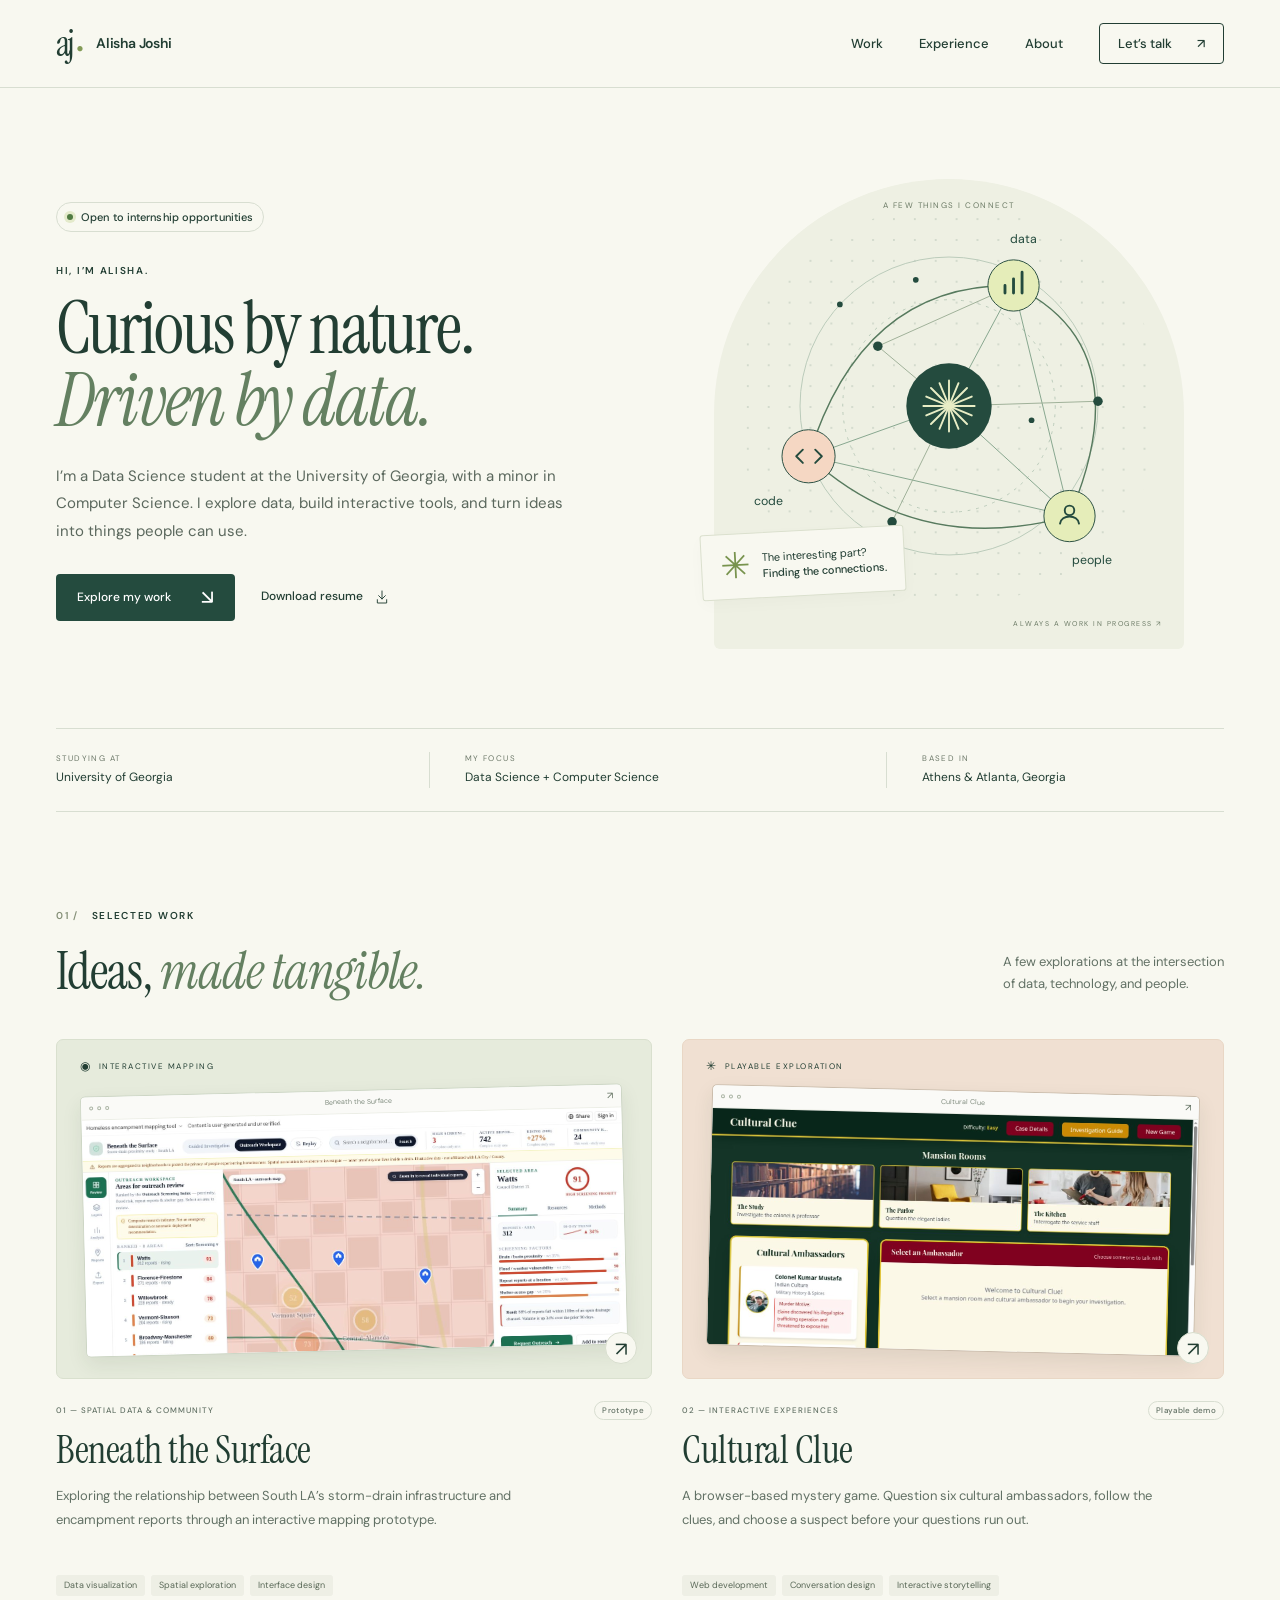
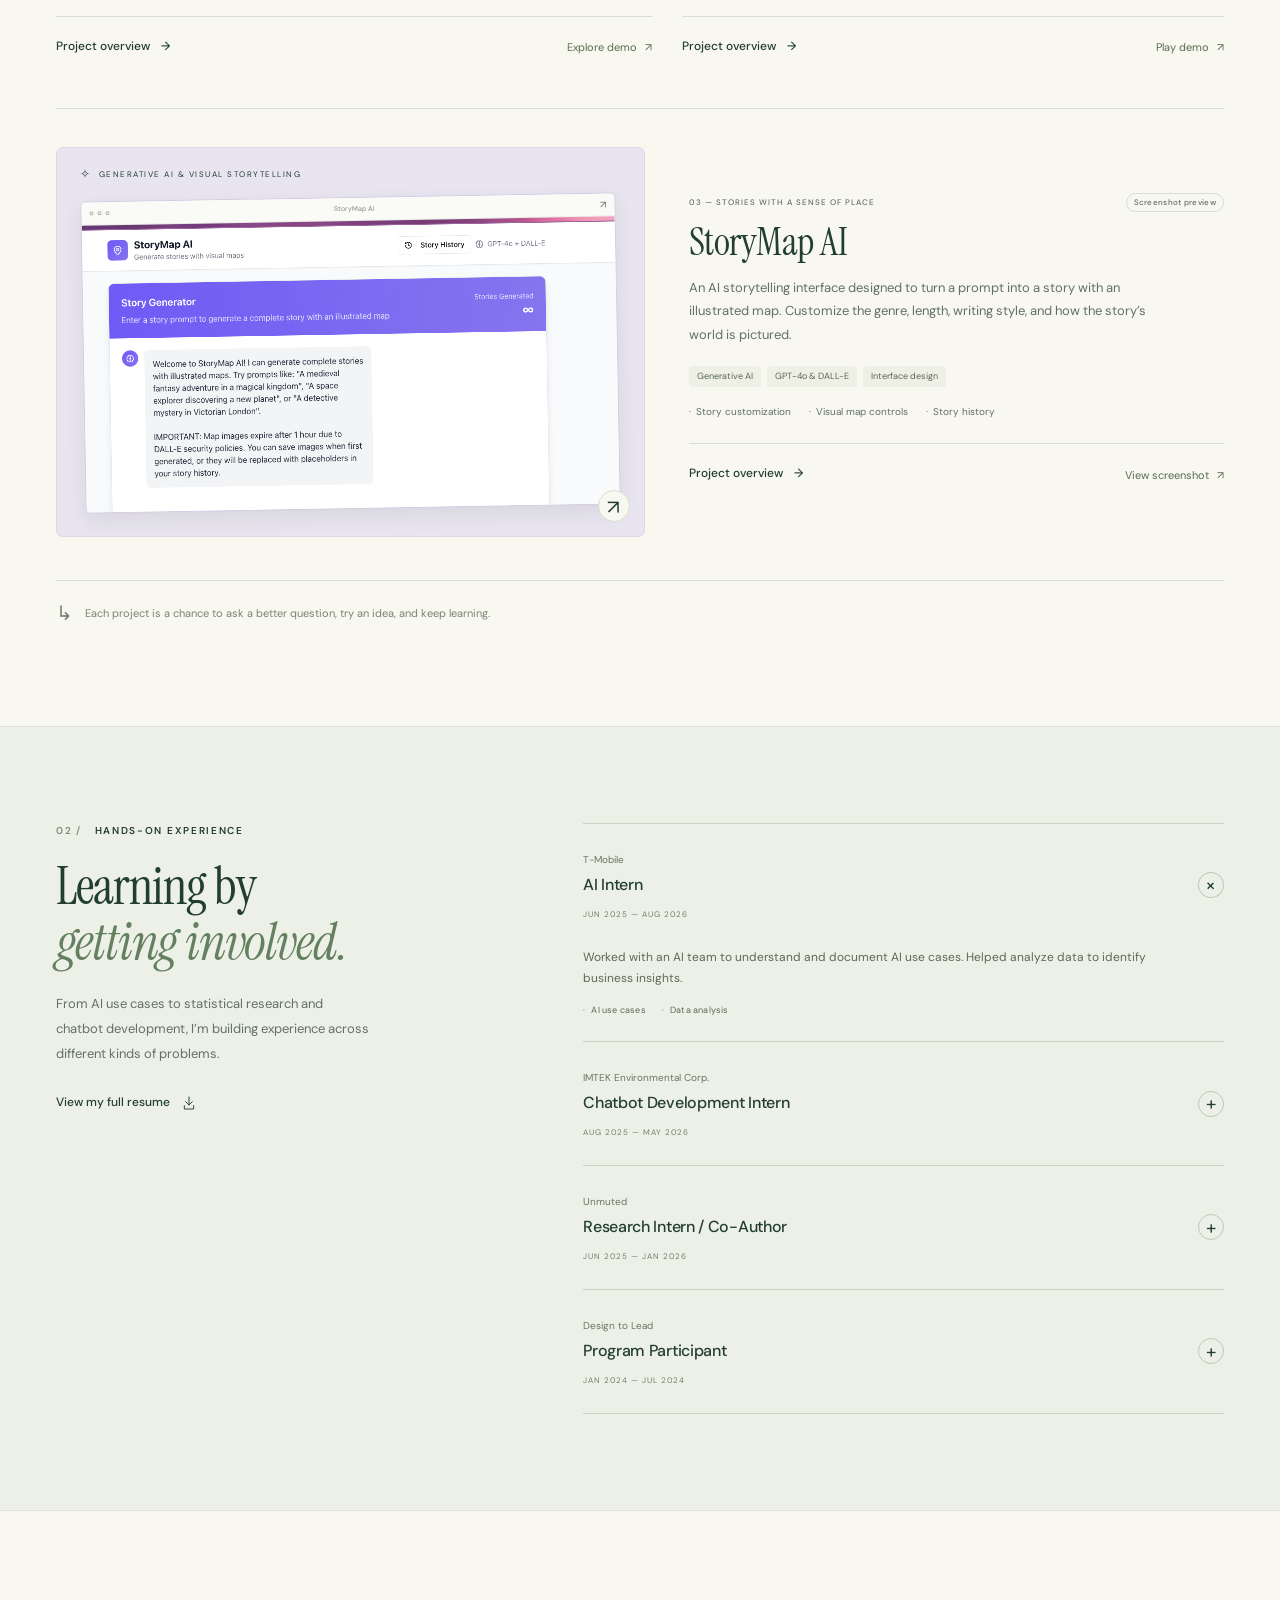
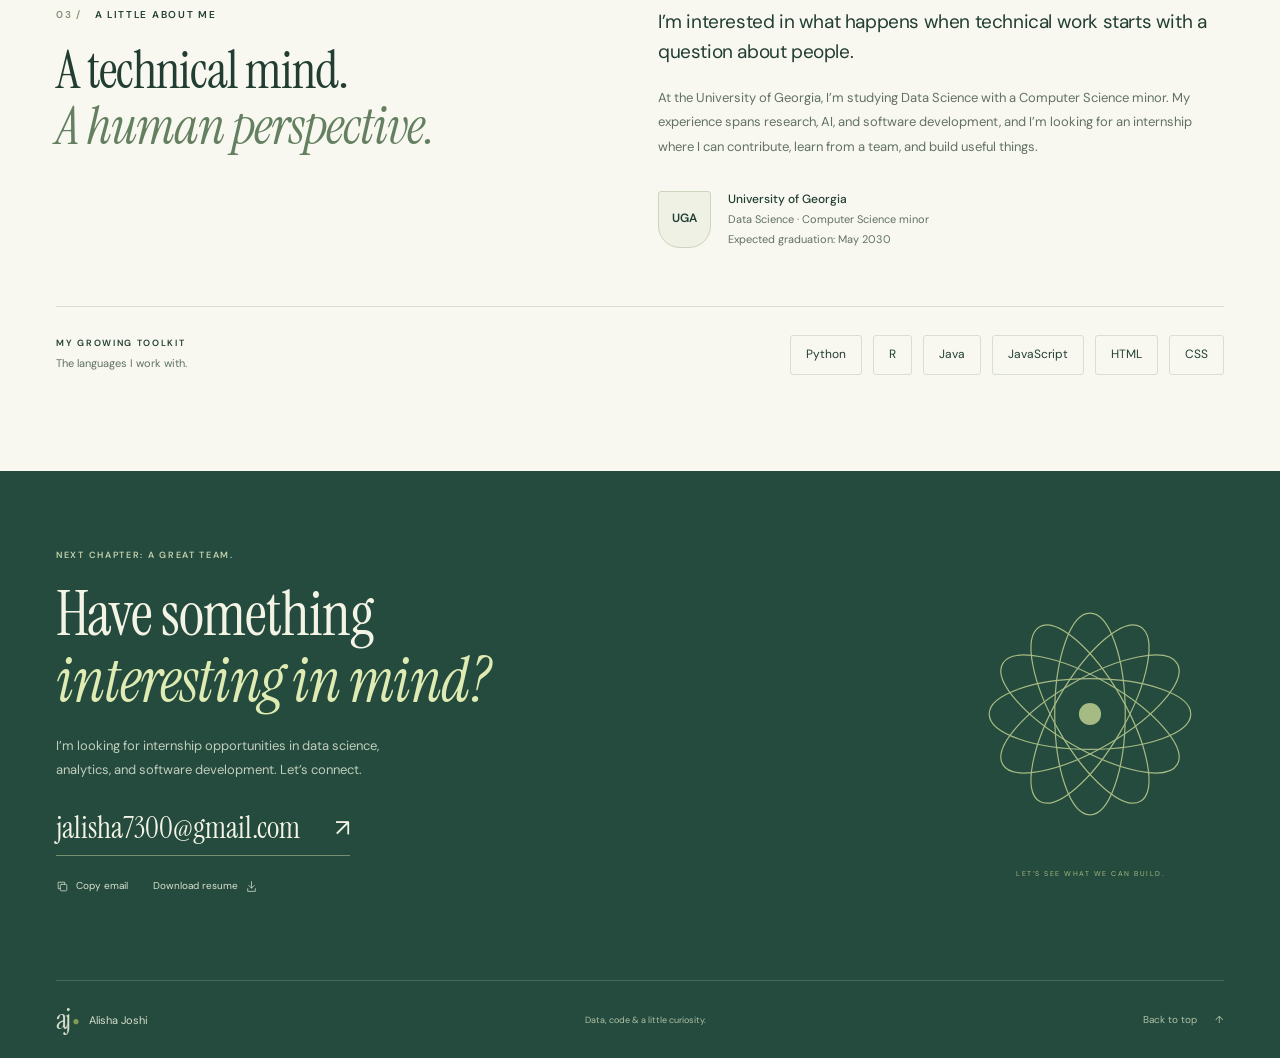
<file: index.html>
<!doctype html>
<html lang="en">
<head>
  <meta charset="utf-8">
  <meta name="viewport" content="width=device-width, initial-scale=1">
  <meta name="theme-color" content="#244b3e">
  <meta name="description" content="Alisha Joshi is a University of Georgia Data Science student with a Computer Science minor. Explore her interactive projects, research, and internship experience.">
  <meta property="og:type" content="website">
  <meta property="og:title" content="Alisha Joshi — Data, code & curiosity">
  <meta property="og:description" content="Data Science at the University of Georgia. Selected projects, hands-on experience, and a curiosity for what comes next.">
  <meta property="og:url" content="https://jalisha261.github.io/">
  <link rel="canonical" href="https://jalisha261.github.io/">
  <title>Alisha Joshi — Data, code & curiosity</title>
  <link rel="icon" type="image/svg+xml" href="favicon.svg">
  <link rel="stylesheet" href="fonts.css">
  <link rel="stylesheet" href="styles.css">
</head>
<body>
  <a class="skip-link" href="#main">Skip to content</a>
  <header class="site-header">
    <div class="container nav-wrap">
      <a class="wordmark" href="#home" aria-label="Alisha Joshi, home"><span class="monogram" aria-hidden="true">aj<span>•</span></span><span>Alisha Joshi</span></a>
      <button class="menu-toggle" aria-controls="navigation" aria-expanded="false">Menu <span aria-hidden="true">＋</span></button>
      <nav id="navigation" aria-label="Main navigation">
        <a href="#work">Work</a><a href="#experience">Experience</a><a href="#about">About</a>
        <a class="nav-contact" href="#contact">Let’s talk <span aria-hidden="true">↗</span></a>
      </nav>
    </div>
  </header>
  <main id="main">
    <section id="home" class="hero container">
      <div class="hero-copy">
        <div class="availability"><span class="status-dot" aria-hidden="true"></span> Open to internship opportunities</div>
        <p class="eyebrow hero-intro">HI, I’M ALISHA.</p>
        <h1>Curious by nature.<br><em>Driven by data.</em></h1>
        <p class="hero-description">I’m a Data Science student at the University of Georgia, with a minor in Computer Science. I explore data, build interactive tools, and turn ideas into things people can use.</p>
        <div class="hero-actions"><a class="button button-dark" href="#work">Explore my work <span aria-hidden="true">↘</span></a><a class="text-link" href="alisha-joshi-resume-final.docx" download>Download resume <svg class="icon" aria-hidden="true"><use href="#download-icon"/></svg></a></div>
      </div>
      <div class="hero-art" aria-label="An illustration connecting data, code, and people">
        <span class="art-coordinate top-coordinate">A FEW THINGS I CONNECT</span>
        <svg class="connection-art" viewBox="0 0 470 440" role="img" aria-labelledby="art-title">
          <title id="art-title">Data, code, and people connected through curiosity</title>
          <defs><pattern id="dots" width="22" height="22" patternUnits="userSpaceOnUse"><circle cx="1" cy="1" r="1" fill="#b9c6b8"/></pattern></defs>
          <rect x="10" y="10" width="450" height="420" rx="220" fill="url(#dots)" opacity=".7"/>
          <circle cx="235" cy="220" r="157" fill="none" stroke="#b9c9b9" stroke-width="1"/>
          <circle cx="235" cy="220" r="112" fill="none" stroke="#b9c9b9" stroke-dasharray="3 6"/>
          <path d="M87 273 Q144 90 303 93 Q438 157 362 336 Q203 380 87 273" fill="none" stroke="#577a5e" stroke-width="1.5"/>
          <path d="M87 273 235 220 303 93 M235 220 362 336 M303 93 362 336 87 273" fill="none" stroke="#83a38b" stroke-width="1"/>
          <path d="M160 157 235 220 175 342 M160 157 303 93 M235 220 392 215" fill="none" stroke="#9cae96" stroke-width="1"/>
          <circle class="orbit-node" cx="303" cy="93" r="27" fill="#e5edb9" stroke="#244b3e"/>
          <path d="M294 101v-8m9 8v-15m9 15v-22" stroke="#244b3e" stroke-width="3" stroke-linecap="round"/>
          <circle cx="87" cy="273" r="28" fill="#f5d7c3" stroke="#244b3e"/>
          <path d="m81 266-7 7 7 7m13-14 7 7-7 7" fill="none" stroke="#244b3e" stroke-width="2" stroke-linecap="round" stroke-linejoin="round"/>
          <circle cx="362" cy="336" r="27" fill="#e5edb9" stroke="#244b3e"/>
          <circle cx="362" cy="330" r="5" fill="none" stroke="#244b3e" stroke-width="2"/>
          <path d="M352 344c1-10 19-10 20 0" fill="none" stroke="#244b3e" stroke-width="2" stroke-linecap="round"/>
          <circle cx="235" cy="220" r="45" fill="#244b3e"/>
          <g stroke="#e8edc5" stroke-width="2" stroke-linecap="round"><path d="M235 193v54m-27-27h54m-46-19 38 38m-38 0 38-38"/><path d="m225 196 20 48m-34-34 48 20m-48 0 48-20m-34 34 20-48"/></g>
          <g fill="#244b3e"><circle cx="160" cy="157" r="5"/><circle cx="175" cy="342" r="5"/><circle cx="392" cy="215" r="5"/><circle cx="120" cy="113" r="3"/><circle cx="322" cy="235" r="3"/><circle cx="200" cy="87" r="3"/></g>
          <g font-family="DM Sans, sans-serif" font-size="13" fill="#244b3e"><text x="299" y="48">data</text><text x="30" y="324">code</text><text x="365" y="387">people</text></g>
        </svg>
        <div class="art-caption"><span class="tiny-spark" aria-hidden="true">✳</span><span>The interesting part?<br><strong>Finding the connections.</strong></span></div>
        <span class="art-coordinate bottom-coordinate">ALWAYS A WORK IN PROGRESS ↗</span>
      </div>
    </section>
    <div class="intro-strip container">
      <div><span class="strip-label">STUDYING AT</span><span>University of Georgia</span></div>
      <div><span class="strip-label">MY FOCUS</span><span>Data Science + Computer Science</span></div>
      <div><span class="strip-label">BASED IN</span><span>Athens & Atlanta, Georgia</span></div>
    </div>

    <section id="work" class="section work-section container">
      <div class="section-heading"><div><p class="eyebrow"><span>01 /</span> SELECTED WORK</p><h2>Ideas, <em>made tangible.</em></h2></div><p>A few explorations at the intersection<br class="desktop-break"> of data, technology, and people.</p></div>
      <div class="project-grid">
        <article class="project-card map-project">
          <button class="project-image" data-case="mapping" aria-label="Read the Beneath the Surface project overview">
            <span class="preview-label"><span aria-hidden="true">◉</span> INTERACTIVE MAPPING</span>
            <div class="browser-frame"><div class="browser-top" aria-hidden="true"><i></i><i></i><i></i><span>Beneath the Surface</span><b>↗</b></div><img src="alisha-map-workspace.jpg" alt="Beneath the Surface prototype showing a South LA outreach map, neighborhood review list, and screening factors" width="1363" height="937" loading="eager"></div>
            <span class="image-open" aria-hidden="true">↗</span>
          </button>
          <div class="project-body"><div class="project-meta"><span>01 — SPATIAL DATA & COMMUNITY</span><span class="project-status">Prototype</span></div><h3>Beneath the Surface</h3><p>Exploring the relationship between South LA’s storm-drain infrastructure and encampment reports through an interactive mapping prototype.</p><div class="tags"><span>Data visualization</span><span>Spatial exploration</span><span>Interface design</span></div><div class="project-actions"><button class="text-link" data-case="mapping">Project overview <span aria-hidden="true">→</span></button><a class="demo-link" href="https://claude.ai/artifact/2VYXQ3qFWz3q3PnDkZg54A" target="_blank" rel="noopener noreferrer">Explore demo <span aria-hidden="true">↗</span><span class="sr-only"> (opens in a new tab)</span></a></div></div>
        </article>
        <article class="project-card culture-project">
          <button class="project-image" data-case="culture" aria-label="Read the Cultural Clue project overview">
            <span class="preview-label"><span aria-hidden="true">✳</span> PLAYABLE EXPLORATION</span>
            <div class="browser-frame"><div class="browser-top" aria-hidden="true"><i></i><i></i><i></i><span>Cultural Clue</span><b>↗</b></div><img src="alisha-cultural-clue-game.jpg" alt="Cultural Clue detective game with mansion rooms, cultural ambassador characters, and a conversation interface" width="1348" height="926" loading="eager"></div>
            <span class="image-open" aria-hidden="true">↗</span>
          </button>
          <div class="project-body"><div class="project-meta"><span>02 — INTERACTIVE EXPERIENCES</span><span class="project-status">Playable demo</span></div><h3>Cultural Clue</h3><p>A browser-based mystery game. Question six cultural ambassadors, follow the clues, and choose a suspect before your questions run out.</p><div class="tags"><span>Web development</span><span>Conversation design</span><span>Interactive storytelling</span></div><div class="project-actions"><button class="text-link" data-case="culture">Project overview <span aria-hidden="true">→</span></button><a class="demo-link" href="https://culture-quest--jalisha7300.replit.app" target="_blank" rel="noopener noreferrer">Play demo <span aria-hidden="true">↗</span><span class="sr-only"> (opens in a new tab)</span></a></div></div>
        </article>
      </div>
      <article class="project-card story-project">
        <button class="project-image" data-case="storymap" aria-label="Read the StoryMap AI project overview">
          <span class="preview-label"><span aria-hidden="true">✧</span> GENERATIVE AI & VISUAL STORYTELLING</span>
          <div class="browser-frame"><div class="browser-top" aria-hidden="true"><i></i><i></i><i></i><span>StoryMap AI</span><b>↗</b></div><img src="storymap-ai.png" alt="StoryMap AI story generator with a prompt field and controls for genre, length, writing style, map style, and map perspective" width="1052" height="1572" loading="lazy"></div>
          <span class="image-open" aria-hidden="true">↗</span>
        </button>
        <div class="project-body"><div class="project-meta"><span>03 — STORIES WITH A SENSE OF PLACE</span><span class="project-status">Screenshot preview</span></div><h3>StoryMap AI</h3><p>An AI storytelling interface designed to turn a prompt into a story with an illustrated map. Customize the genre, length, writing style, and how the story’s world is pictured.</p><div class="tags"><span>Generative AI</span><span>GPT-4o & DALL-E</span><span>Interface design</span></div><div class="story-highlights"><span>Story customization</span><span>Visual map controls</span><span>Story history</span></div><div class="project-actions"><button class="text-link" data-case="storymap">Project overview <span aria-hidden="true">→</span></button><a class="demo-link" href="storymap-ai.png" target="_blank" rel="noopener noreferrer">View screenshot <span aria-hidden="true">↗</span><span class="sr-only"> (opens in a new tab)</span></a></div></div>
      </article>
      <div class="work-footnote"><span aria-hidden="true">↳</span><p>Each project is a chance to ask a better question, try an idea, and keep learning.</p></div>
    </section>

    <section id="experience" class="experience-section section">
      <div class="container experience-layout">
        <div class="experience-intro"><p class="eyebrow"><span>02 /</span> HANDS-ON EXPERIENCE</p><h2>Learning by<br><em>getting involved.</em></h2><p>From AI use cases to statistical research and chatbot development, I’m building experience across different kinds of problems.</p><a class="text-link" href="alisha-joshi-resume-final.docx" download>View my full resume <svg class="icon" aria-hidden="true"><use href="#download-icon"/></svg></a></div>
        <div class="experience-list">
          <details class="experience-item" open><summary><div><span class="experience-company">T-Mobile</span><h3>AI Intern</h3><span class="experience-date">JUN 2025 — AUG 2026</span></div><span class="expand-icon" aria-hidden="true">+</span></summary><div class="experience-details"><p>Worked with an AI team to understand and document AI use cases. Helped analyze data to identify business insights.</p><div class="mini-tags"><span>AI use cases</span><span>Data analysis</span></div></div></details>
          <details class="experience-item"><summary><div><span class="experience-company">IMTEK Environmental Corp.</span><h3>Chatbot Development Intern</h3><span class="experience-date">AUG 2025 — MAY 2026</span></div><span class="expand-icon" aria-hidden="true">+</span></summary><div class="experience-details"><p>Worked on a chatbot to automate pest-related inquiries, collaborating with a small development team to improve efficiency.</p><div class="mini-tags"><span>Chatbot development</span><span>Team collaboration</span></div></div></details>
          <details class="experience-item"><summary><div><span class="experience-company">Unmuted</span><h3>Research Intern / Co-Author</h3><span class="experience-date">JUN 2025 — JAN 2026</span></div><span class="expand-icon" aria-hidden="true">+</span></summary><div class="experience-details"><p>Conducted statistical analysis to support research findings and contributed to a documentary communicating the project’s insights.</p><div class="mini-tags"><span>Statistical analysis</span><span>Research communication</span></div></div></details>
          <details class="experience-item"><summary><div><span class="experience-company">Design to Lead</span><h3>Program Participant</h3><span class="experience-date">JAN 2024 — JUL 2024</span></div><span class="expand-icon" aria-hidden="true">+</span></summary><div class="experience-details"><p>Collaborated on a website focused on education accessibility for low-income families.</p><div class="mini-tags"><span>Web design</span><span>Education accessibility</span></div></div></details>
        </div>
      </div>
    </section>

    <section id="about" class="section container about-section">
      <div class="about-heading"><p class="eyebrow"><span>03 /</span> A LITTLE ABOUT ME</p><h2>A technical mind.<br><em>A human perspective.</em></h2></div>
      <div class="about-copy"><p class="about-lead">I’m interested in what happens when technical work starts with a question about people.</p><p>At the University of Georgia, I’m studying Data Science with a Computer Science minor. My experience spans research, AI, and software development, and I’m looking for an internship where I can contribute, learn from a team, and build useful things.</p><div class="education-note"><span class="education-mark" aria-hidden="true">UGA</span><div><strong>University of Georgia</strong><span>Data Science · Computer Science minor</span><span>Expected graduation: May 2030</span></div></div></div>
      <div class="toolkit"><div><p class="eyebrow">MY GROWING TOOLKIT</p><p>The languages I work with.</p></div><ul aria-label="Programming languages"><li>Python</li><li>R</li><li>Java</li><li>JavaScript</li><li>HTML</li><li>CSS</li></ul></div>
    </section>

    <section id="contact" class="contact-section">
      <div class="container contact-inner"><div><p class="eyebrow">NEXT CHAPTER: A GREAT TEAM.</p><h2>Have something<br><em>interesting in mind?</em></h2><p>I’m looking for internship opportunities in data science,<br class="desktop-break"> analytics, and software development. Let’s connect.</p><a class="contact-email" href="mailto:jalisha7300@gmail.com?subject=Internship%20opportunity">jalisha7300@gmail.com <span aria-hidden="true">↗</span></a><div class="contact-actions"><button id="copy-email" class="copy-email"><svg class="icon" aria-hidden="true"><use href="#copy-icon"/></svg><span>Copy email</span></button><a href="alisha-joshi-resume-final.docx" download>Download resume <svg class="icon" aria-hidden="true"><use href="#download-icon"/></svg></a></div><p id="copy-status" class="copy-status" role="status" aria-live="polite"></p></div><div class="contact-art" aria-hidden="true"><svg viewBox="0 0 250 250"><g fill="none" stroke="currentColor" stroke-width="1.2"><ellipse cx="125" cy="125" rx="100" ry="35"/><ellipse cx="125" cy="125" rx="100" ry="35" transform="rotate(30 125 125)"/><ellipse cx="125" cy="125" rx="100" ry="35" transform="rotate(60 125 125)"/><ellipse cx="125" cy="125" rx="100" ry="35" transform="rotate(90 125 125)"/><ellipse cx="125" cy="125" rx="100" ry="35" transform="rotate(120 125 125)"/><ellipse cx="125" cy="125" rx="100" ry="35" transform="rotate(150 125 125)"/></g><circle cx="125" cy="125" r="11" fill="currentColor"/></svg><span>LET’S SEE WHAT WE CAN BUILD.</span></div></div>
    </section>
  </main>
  <footer class="site-footer"><div class="container footer-inner"><a class="wordmark" href="#home"><span class="monogram" aria-hidden="true">aj<span>•</span></span><span>Alisha Joshi</span></a><span>Data, code & a little curiosity.</span><a href="#home">Back to top <span aria-hidden="true">↑</span></a></div></footer>

  <dialog id="project-dialog" aria-labelledby="dialog-title"><div class="dialog-inner"><button class="dialog-close" aria-label="Close project overview">✕</button><p class="eyebrow" id="dialog-category"></p><h2 id="dialog-title"></h2><p id="dialog-intro" class="dialog-intro"></p><img id="dialog-image" alt="" width="1363" height="937"><div id="dialog-content" class="dialog-content"></div><div class="dialog-footer"><a id="dialog-demo" class="button button-dark" target="_blank" rel="noopener noreferrer">Open project <span aria-hidden="true">↗</span></a><a id="dialog-discuss" class="text-link">Ask me about it <span aria-hidden="true">→</span></a></div></div></dialog>
  <svg class="icon-sprite" xmlns="http://www.w3.org/2000/svg" aria-hidden="true"><symbol id="download-icon" viewBox="0 0 24 24"><path d="M12 3v12m-5-5 5 5 5-5M5 16v5h14v-5"/></symbol><symbol id="copy-icon" viewBox="0 0 24 24"><rect x="8" y="8" width="12" height="12" rx="2"/><path d="M16 8V4H4v12h4"/></symbol></svg>
<script>
'use strict';
const menuButton = document.querySelector('.menu-toggle');
const navigation = document.querySelector('#navigation');
function closeMenu() { navigation.classList.remove('is-open'); menuButton.setAttribute('aria-expanded', 'false'); }
menuButton.addEventListener('click', () => {
  const isOpen = navigation.classList.toggle('is-open');
  menuButton.setAttribute('aria-expanded', String(isOpen));
});
navigation.querySelectorAll('a').forEach(link => link.addEventListener('click', closeMenu));
document.addEventListener('keydown', event => { if (event.key === 'Escape') closeMenu(); });
document.addEventListener('click', event => { if (!event.target.closest('.site-header')) closeMenu(); });

const projects = {
  mapping: {
    title: 'Beneath the Surface',
    category: 'SPATIAL EXPLORATION / INTERACTIVE PROTOTYPE',
    intro: 'A mapping prototype exploring the relationship between South LA’s storm-drain infrastructure and reports of homeless encampments.',
    image: 'alisha-map-workspace.jpg',
    alt: 'Beneath the Surface outreach workspace with an illustrative map of South LA and neighborhood screening factors',
    url: 'https://claude.ai/artifact/2VYXQ3qFWz3q3PnDkZg54A',
    sections: [
      { title: 'The question', text: 'How can an interface make a complex spatial question easier to investigate, while keeping the people behind the data in mind?' },
      { title: 'Explore the prototype', items: ['Follow a six-step guided investigation.', 'Switch to the outreach workspace.', 'Explore neighborhood summaries, map layers, and screening factors.'] },
      { title: 'Design focus', text: 'A guided path introduces the question before opening a more detailed workspace. Neighborhood-level summaries and contextual notes help communicate uncertainty alongside the visual patterns.' },
      { title: 'Project context', text: 'An interactive prototype shared through Claude. The demo brings together map-based exploration, data presentation, and interface design.' }
    ],
    note: 'This prototype uses illustrative data. Its counts, scores, and patterns are demonstration content, not verified research results or evidence about any individual. Spatial association does not establish causation.'
  },
  culture: {
    title: 'Cultural Clue',
    category: 'WEB EXPERIENCE / INTERACTIVE STORYTELLING',
    intro: 'A browser-based detective game set in a mansion of cultural ambassadors. Players use conversations and clues to investigate a fictional mystery.',
    image: 'alisha-cultural-clue-game.jpg',
    alt: 'Cultural Clue game with mansion rooms, ambassador characters, and a question-based investigation interface',
    url: 'https://culture-quest--jalisha7300.replit.app',
    sections: [
      { title: 'The idea', text: 'Bring a fictional mystery into an interactive web experience where the player decides whom to question and how to use a limited number of questions.' },
      { title: 'Try the experience', items: ['Choose from three difficulty levels.', 'Explore the mansion and six ambassador characters.', 'Question suspects, compare clues, and make an accusation.'] },
      { title: 'Interaction focus', text: 'The interface connects character profiles, conversation, a remaining-question counter, and a final suspect selection into one playable investigation.' },
      { title: 'Project context', text: 'Hosted on Replit at the Culture Quest URL, with the live game titled Cultural Clue. This project explores web development, conversation design, and interactive storytelling.' }
    ],
    note: 'The game is a fictional detective story. Its characters and events are part of the game narrative.'
  },
  storymap: {
    title: 'StoryMap AI',
    category: 'GENERATIVE AI / VISUAL STORYTELLING',
    intro: 'An AI storytelling interface designed to pair a generated story with an illustrated map of its world, starting from a prompt and a set of creative preferences.',
    image: 'storymap-ai.png',
    alt: 'StoryMap AI screenshot showing story customization, map controls, prompt suggestions, and story history navigation',
    url: 'storymap-ai.png',
    linkLabel: 'View full screenshot',
    linkAria: 'View the full StoryMap AI screenshot in a new tab',
    sections: [
      { title: 'The idea', text: 'Give a story a sense of place by pairing its narrative with an illustrated map. A single creation screen brings together the story prompt and choices for both the writing and the world visualization.' },
      { title: 'What the interface shows', items: ['Controls for genre, story length, and writing style.', 'Map style and map perspective selectors.', 'Quick prompt suggestions and a Story History entry point.'] },
      { title: 'AI in the workflow', text: 'The interface identifies GPT-4o for story generation and DALL-E for illustrated maps, bringing text and image generation into the same creative workflow.' },
      { title: 'Interaction focus', text: 'Customization controls sit alongside the prompt field, helping a user describe both the story they want and how its setting should be represented.' }
    ],
    note: 'Shown here: the story creation screen. Open the full screenshot for a closer look at the interface and customization controls.'
  }
};
const dialog = document.querySelector('#project-dialog');
let activeProjectButton = null;
function renderProject(id, trigger) {
  const project = projects[id];
  if (!project) return;
  activeProjectButton = trigger;
  document.querySelector('#dialog-category').textContent = project.category;
  document.querySelector('#dialog-title').textContent = project.title;
  document.querySelector('#dialog-intro').textContent = project.intro;
  const img = document.querySelector('#dialog-image');
  img.src = project.image; img.alt = project.alt;
  const content = document.querySelector('#dialog-content');
  content.replaceChildren();
  project.sections.forEach(section => {
    const wrapper = document.createElement('section');
    const heading = document.createElement('h3'); heading.textContent = section.title; wrapper.append(heading);
    if (section.items) {
      const list = document.createElement('ul');
      section.items.forEach(item => { const li = document.createElement('li'); li.textContent = item; list.append(li); });
      wrapper.append(list);
    } else { const text = document.createElement('p'); text.textContent = section.text; wrapper.append(text); }
    content.append(wrapper);
  });
  const note = document.createElement('div'); note.className = 'dialog-note';
  const noteText = document.createElement('p'); noteText.textContent = project.note; note.append(noteText); content.append(note);
  const projectLink = document.querySelector('#dialog-demo');
  projectLink.href = project.url;
  projectLink.textContent = (project.linkLabel || 'Open project') + ' ↗';
  projectLink.setAttribute('aria-label', project.linkAria || 'Open ' + project.title + ' in a new tab');
  dialog.classList.toggle('screenshot-project', id === 'storymap');
  document.querySelector('#dialog-discuss').href = 'mailto:jalisha7300@gmail.com?subject=' + encodeURIComponent('Your project: ' + project.title);
  dialog.showModal(); dialog.scrollTop = 0; document.body.classList.add('dialog-open');
  document.querySelector('.dialog-close').focus();
}
document.querySelectorAll('[data-case]').forEach(button => button.addEventListener('click', () => renderProject(button.dataset.case, button)));
document.querySelector('.dialog-close').addEventListener('click', () => dialog.close());
dialog.addEventListener('click', event => {
  if (event.target !== dialog) return;
  const rect = dialog.getBoundingClientRect();
  if (event.clientX < rect.left || event.clientX > rect.right || event.clientY < rect.top || event.clientY > rect.bottom) dialog.close();
});
dialog.addEventListener('close', () => { document.body.classList.remove('dialog-open'); activeProjectButton?.focus(); });

const copyButton = document.querySelector('#copy-email');
const copyStatus = document.querySelector('#copy-status');
copyButton.addEventListener('click', async () => {
  try {
    if (!navigator.clipboard?.writeText) throw new Error('Clipboard unavailable');
    await navigator.clipboard.writeText('jalisha7300@gmail.com');
    copyStatus.textContent = 'Email address copied.';
    copyButton.querySelector('span').textContent = 'Copied!';
  } catch {
    copyStatus.textContent = 'Select the address above to copy it, or click it to open your email app.';
  }
});

if ('IntersectionObserver' in window) {
  const navLinks = [...navigation.querySelectorAll('a[href^="#"]')];
  const observer = new IntersectionObserver(entries => {
    entries.forEach(entry => {
      if (!entry.isIntersecting) return;
      navLinks.forEach(link => { if (link.hash === '#' + entry.target.id) link.setAttribute('aria-current', 'location'); else link.removeAttribute('aria-current'); });
    });
  }, { rootMargin: '-15% 0px -65% 0px', threshold: 0 });
  document.querySelectorAll('main section[id]').forEach(section => observer.observe(section));
}

</script>
</body>
</html>
</file>
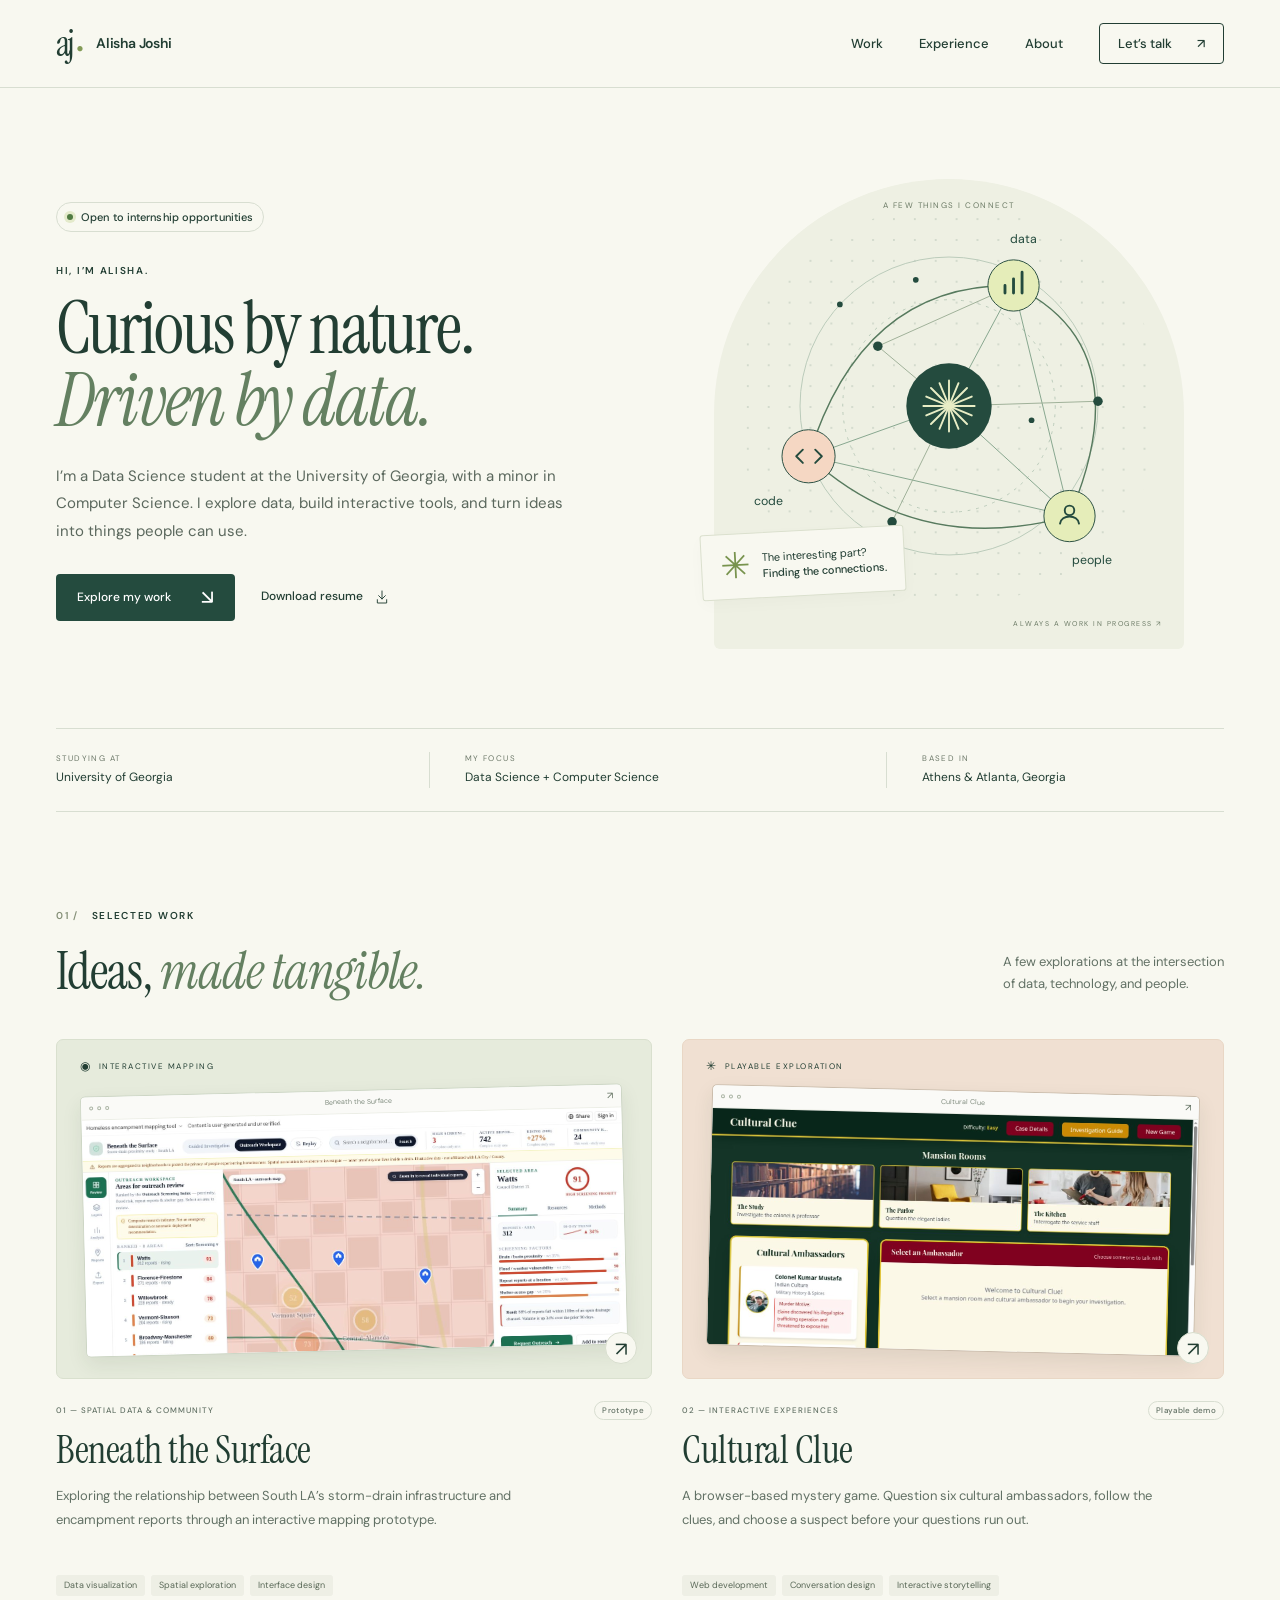
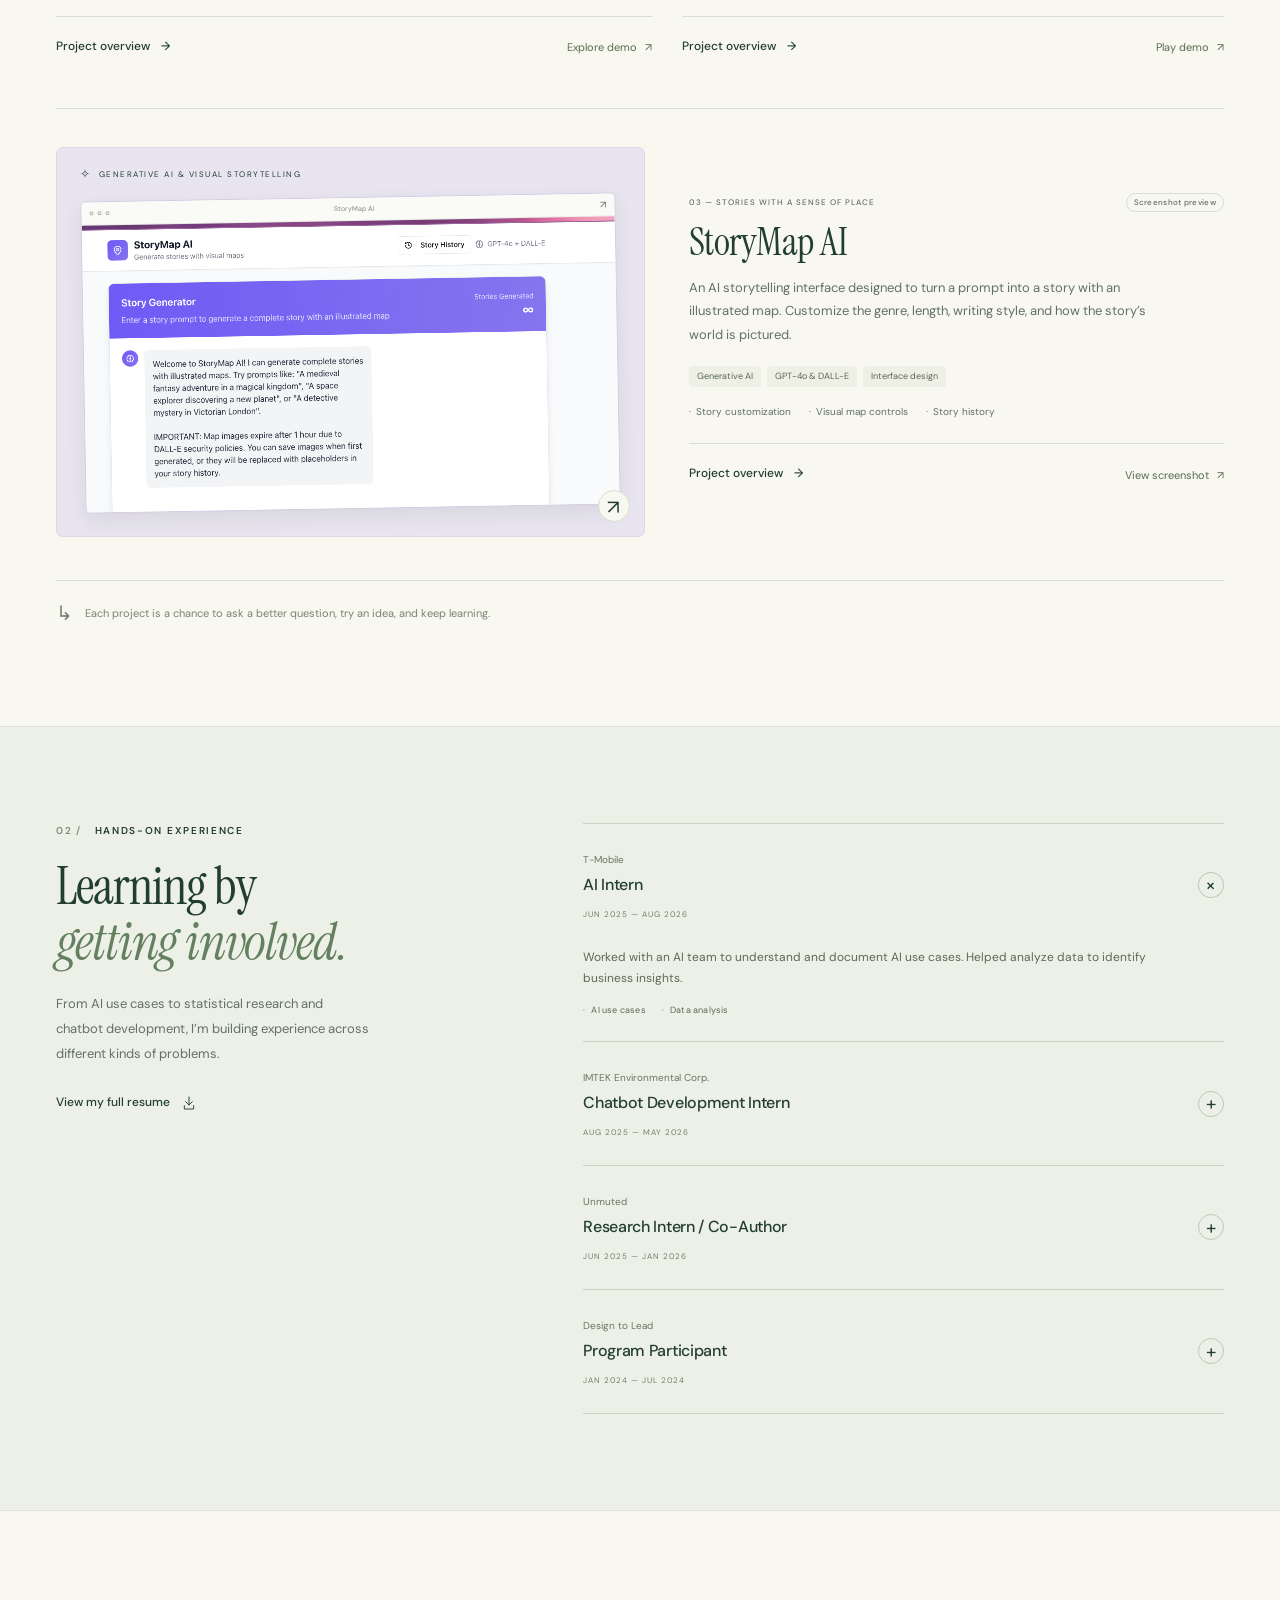
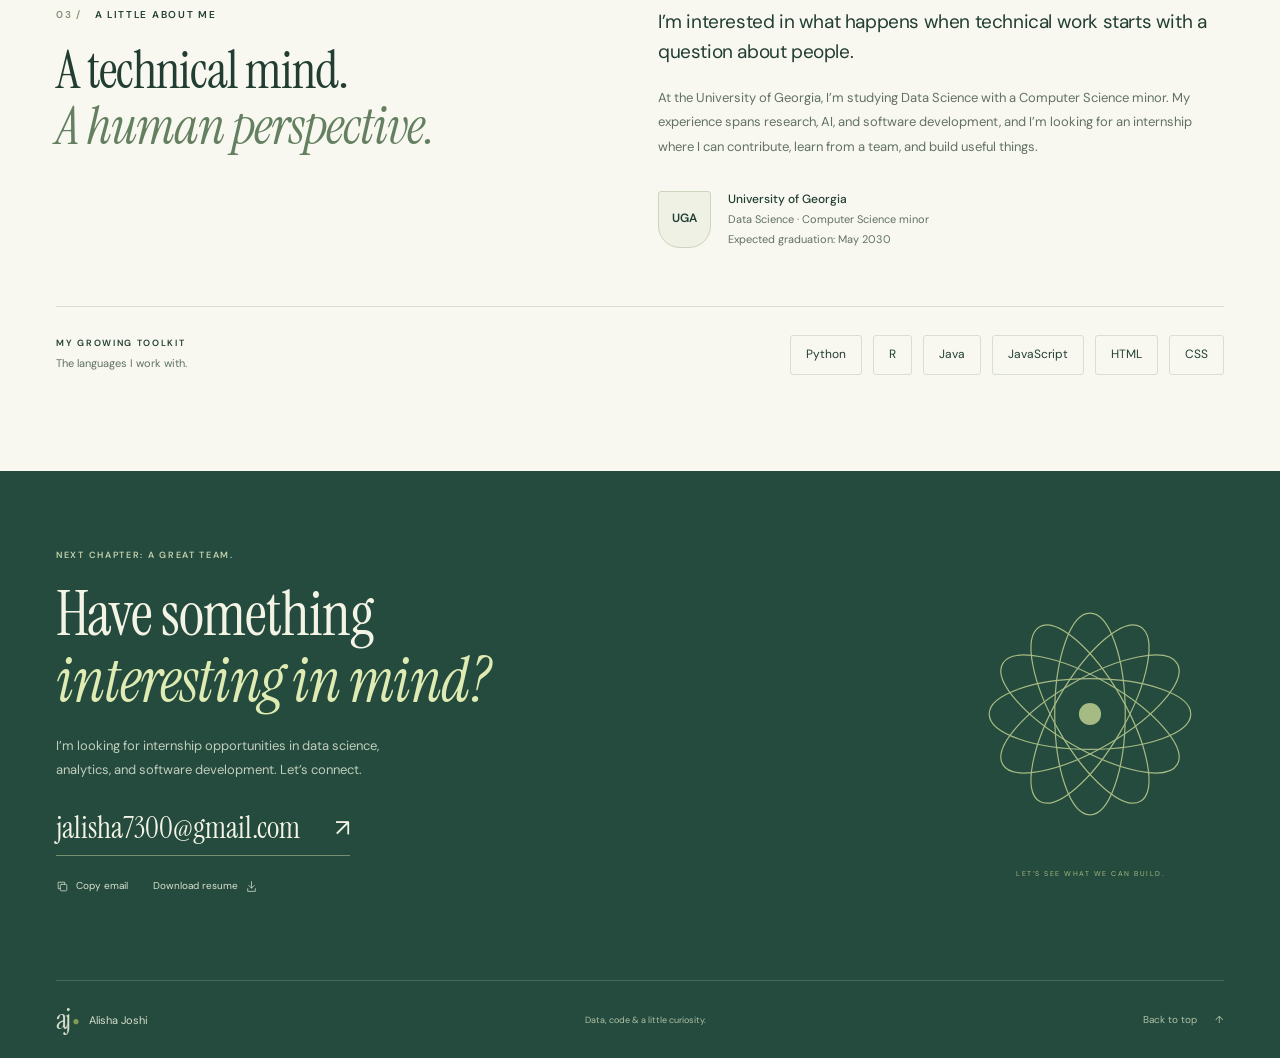
<file: Alisha-Joshi-GitHub-Pages/index.html>
<!doctype html>
<html lang="en">
<head>
  <meta charset="utf-8">
  <meta name="viewport" content="width=device-width, initial-scale=1">
  <meta name="theme-color" content="#244b3e">
  <meta name="description" content="Alisha Joshi is a University of Georgia Data Science student with a Computer Science minor. Explore her interactive projects, research, and internship experience.">
  <meta property="og:type" content="website">
  <meta property="og:title" content="Alisha Joshi — Data, code & curiosity">
  <meta property="og:description" content="Data Science at the University of Georgia. Selected projects, hands-on experience, and a curiosity for what comes next.">
  <meta property="og:url" content="https://jalisha261.github.io/">
  <link rel="canonical" href="https://jalisha261.github.io/">
  <title>Alisha Joshi — Data, code & curiosity</title>
  <link rel="icon" type="image/svg+xml" href="assets/favicon.svg">
  <link rel="stylesheet" href="assets/fonts.css">
  <link rel="stylesheet" href="styles.css">
  <script src="app.js" defer></script>
</head>
<body>
  <a class="skip-link" href="#main">Skip to content</a>
  <header class="site-header">
    <div class="container nav-wrap">
      <a class="wordmark" href="#home" aria-label="Alisha Joshi, home"><span class="monogram" aria-hidden="true">aj<span>•</span></span><span>Alisha Joshi</span></a>
      <button class="menu-toggle" aria-controls="navigation" aria-expanded="false">Menu <span aria-hidden="true">＋</span></button>
      <nav id="navigation" aria-label="Main navigation">
        <a href="#work">Work</a><a href="#experience">Experience</a><a href="#about">About</a>
        <a class="nav-contact" href="#contact">Let’s talk <span aria-hidden="true">↗</span></a>
      </nav>
    </div>
  </header>
  <main id="main">
    <section id="home" class="hero container">
      <div class="hero-copy">
        <div class="availability"><span class="status-dot" aria-hidden="true"></span> Open to internship opportunities</div>
        <p class="eyebrow hero-intro">HI, I’M ALISHA.</p>
        <h1>Curious by nature.<br><em>Driven by data.</em></h1>
        <p class="hero-description">I’m a Data Science student at the University of Georgia, with a minor in Computer Science. I explore data, build interactive tools, and turn ideas into things people can use.</p>
        <div class="hero-actions"><a class="button button-dark" href="#work">Explore my work <span aria-hidden="true">↘</span></a><a class="text-link" href="assets/Alisha-Joshi-Resume.pdf" download>Download resume <svg class="icon" aria-hidden="true"><use href="#download-icon"/></svg></a></div>
      </div>
      <div class="hero-art" aria-label="An illustration connecting data, code, and people">
        <span class="art-coordinate top-coordinate">A FEW THINGS I CONNECT</span>
        <svg class="connection-art" viewBox="0 0 470 440" role="img" aria-labelledby="art-title">
          <title id="art-title">Data, code, and people connected through curiosity</title>
          <defs><pattern id="dots" width="22" height="22" patternUnits="userSpaceOnUse"><circle cx="1" cy="1" r="1" fill="#b9c6b8"/></pattern></defs>
          <rect x="10" y="10" width="450" height="420" rx="220" fill="url(#dots)" opacity=".7"/>
          <circle cx="235" cy="220" r="157" fill="none" stroke="#b9c9b9" stroke-width="1"/>
          <circle cx="235" cy="220" r="112" fill="none" stroke="#b9c9b9" stroke-dasharray="3 6"/>
          <path d="M87 273 Q144 90 303 93 Q438 157 362 336 Q203 380 87 273" fill="none" stroke="#577a5e" stroke-width="1.5"/>
          <path d="M87 273 235 220 303 93 M235 220 362 336 M303 93 362 336 87 273" fill="none" stroke="#83a38b" stroke-width="1"/>
          <path d="M160 157 235 220 175 342 M160 157 303 93 M235 220 392 215" fill="none" stroke="#9cae96" stroke-width="1"/>
          <circle class="orbit-node" cx="303" cy="93" r="27" fill="#e5edb9" stroke="#244b3e"/>
          <path d="M294 101v-8m9 8v-15m9 15v-22" stroke="#244b3e" stroke-width="3" stroke-linecap="round"/>
          <circle cx="87" cy="273" r="28" fill="#f5d7c3" stroke="#244b3e"/>
          <path d="m81 266-7 7 7 7m13-14 7 7-7 7" fill="none" stroke="#244b3e" stroke-width="2" stroke-linecap="round" stroke-linejoin="round"/>
          <circle cx="362" cy="336" r="27" fill="#e5edb9" stroke="#244b3e"/>
          <circle cx="362" cy="330" r="5" fill="none" stroke="#244b3e" stroke-width="2"/>
          <path d="M352 344c1-10 19-10 20 0" fill="none" stroke="#244b3e" stroke-width="2" stroke-linecap="round"/>
          <circle cx="235" cy="220" r="45" fill="#244b3e"/>
          <g stroke="#e8edc5" stroke-width="2" stroke-linecap="round"><path d="M235 193v54m-27-27h54m-46-19 38 38m-38 0 38-38"/><path d="m225 196 20 48m-34-34 48 20m-48 0 48-20m-34 34 20-48"/></g>
          <g fill="#244b3e"><circle cx="160" cy="157" r="5"/><circle cx="175" cy="342" r="5"/><circle cx="392" cy="215" r="5"/><circle cx="120" cy="113" r="3"/><circle cx="322" cy="235" r="3"/><circle cx="200" cy="87" r="3"/></g>
          <g font-family="DM Sans, sans-serif" font-size="13" fill="#244b3e"><text x="299" y="48">data</text><text x="30" y="324">code</text><text x="365" y="387">people</text></g>
        </svg>
        <div class="art-caption"><span class="tiny-spark" aria-hidden="true">✳</span><span>The interesting part?<br><strong>Finding the connections.</strong></span></div>
        <span class="art-coordinate bottom-coordinate">ALWAYS A WORK IN PROGRESS ↗</span>
      </div>
    </section>
    <div class="intro-strip container">
      <div><span class="strip-label">STUDYING AT</span><span>University of Georgia</span></div>
      <div><span class="strip-label">MY FOCUS</span><span>Data Science + Computer Science</span></div>
      <div><span class="strip-label">BASED IN</span><span>Athens & Atlanta, Georgia</span></div>
    </div>

    <section id="work" class="section work-section container">
      <div class="section-heading"><div><p class="eyebrow"><span>01 /</span> SELECTED WORK</p><h2>Ideas, <em>made tangible.</em></h2></div><p>A few explorations at the intersection<br class="desktop-break"> of data, technology, and people.</p></div>
      <div class="project-grid">
        <article class="project-card map-project">
          <button class="project-image" data-case="mapping" aria-label="Read the Beneath the Surface project overview">
            <span class="preview-label"><span aria-hidden="true">◉</span> INTERACTIVE MAPPING</span>
            <div class="browser-frame"><div class="browser-top" aria-hidden="true"><i></i><i></i><i></i><span>Beneath the Surface</span><b>↗</b></div><img src="assets/alisha-map-workspace.jpg" alt="Beneath the Surface prototype showing a South LA outreach map, neighborhood review list, and screening factors" width="1363" height="937" loading="eager"></div>
            <span class="image-open" aria-hidden="true">↗</span>
          </button>
          <div class="project-body"><div class="project-meta"><span>01 — SPATIAL DATA & COMMUNITY</span><span class="project-status">Prototype</span></div><h3>Beneath the Surface</h3><p>Exploring the relationship between South LA’s storm-drain infrastructure and encampment reports through an interactive mapping prototype.</p><div class="tags"><span>Data visualization</span><span>Spatial exploration</span><span>Interface design</span></div><div class="project-actions"><button class="text-link" data-case="mapping">Project overview <span aria-hidden="true">→</span></button><a class="demo-link" href="https://claude.ai/artifact/2VYXQ3qFWz3q3PnDkZg54A" target="_blank" rel="noopener noreferrer">Explore demo <span aria-hidden="true">↗</span><span class="sr-only"> (opens in a new tab)</span></a></div></div>
        </article>
        <article class="project-card culture-project">
          <button class="project-image" data-case="culture" aria-label="Read the Cultural Clue project overview">
            <span class="preview-label"><span aria-hidden="true">✳</span> PLAYABLE EXPLORATION</span>
            <div class="browser-frame"><div class="browser-top" aria-hidden="true"><i></i><i></i><i></i><span>Cultural Clue</span><b>↗</b></div><img src="assets/alisha-cultural-clue-game.jpg" alt="Cultural Clue detective game with mansion rooms, cultural ambassador characters, and a conversation interface" width="1348" height="926" loading="eager"></div>
            <span class="image-open" aria-hidden="true">↗</span>
          </button>
          <div class="project-body"><div class="project-meta"><span>02 — INTERACTIVE EXPERIENCES</span><span class="project-status">Playable demo</span></div><h3>Cultural Clue</h3><p>A browser-based mystery game. Question six cultural ambassadors, follow the clues, and choose a suspect before your questions run out.</p><div class="tags"><span>Web development</span><span>Conversation design</span><span>Interactive storytelling</span></div><div class="project-actions"><button class="text-link" data-case="culture">Project overview <span aria-hidden="true">→</span></button><a class="demo-link" href="https://culture-quest--jalisha7300.replit.app" target="_blank" rel="noopener noreferrer">Play demo <span aria-hidden="true">↗</span><span class="sr-only"> (opens in a new tab)</span></a></div></div>
        </article>
      </div>
      <article class="project-card story-project">
        <button class="project-image" data-case="storymap" aria-label="Read the StoryMap AI project overview">
          <span class="preview-label"><span aria-hidden="true">✧</span> GENERATIVE AI & VISUAL STORYTELLING</span>
          <div class="browser-frame"><div class="browser-top" aria-hidden="true"><i></i><i></i><i></i><span>StoryMap AI</span><b>↗</b></div><img src="assets/storymap-ai.png" alt="StoryMap AI story generator with a prompt field and controls for genre, length, writing style, map style, and map perspective" width="1052" height="1572" loading="lazy"></div>
          <span class="image-open" aria-hidden="true">↗</span>
        </button>
        <div class="project-body"><div class="project-meta"><span>03 — STORIES WITH A SENSE OF PLACE</span><span class="project-status">Screenshot preview</span></div><h3>StoryMap AI</h3><p>An AI storytelling interface designed to turn a prompt into a story with an illustrated map. Customize the genre, length, writing style, and how the story’s world is pictured.</p><div class="tags"><span>Generative AI</span><span>GPT-4o & DALL-E</span><span>Interface design</span></div><div class="story-highlights"><span>Story customization</span><span>Visual map controls</span><span>Story history</span></div><div class="project-actions"><button class="text-link" data-case="storymap">Project overview <span aria-hidden="true">→</span></button><a class="demo-link" href="assets/storymap-ai.png" target="_blank" rel="noopener noreferrer">View screenshot <span aria-hidden="true">↗</span><span class="sr-only"> (opens in a new tab)</span></a></div></div>
      </article>
      <div class="work-footnote"><span aria-hidden="true">↳</span><p>Each project is a chance to ask a better question, try an idea, and keep learning.</p></div>
    </section>

    <section id="experience" class="experience-section section">
      <div class="container experience-layout">
        <div class="experience-intro"><p class="eyebrow"><span>02 /</span> HANDS-ON EXPERIENCE</p><h2>Learning by<br><em>getting involved.</em></h2><p>From AI use cases to statistical research and chatbot development, I’m building experience across different kinds of problems.</p><a class="text-link" href="assets/Alisha-Joshi-Resume.pdf" download>View my full resume <svg class="icon" aria-hidden="true"><use href="#download-icon"/></svg></a></div>
        <div class="experience-list">
          <details class="experience-item" open><summary><div><span class="experience-company">T-Mobile</span><h3>AI Intern</h3><span class="experience-date">JUN 2025 — AUG 2026</span></div><span class="expand-icon" aria-hidden="true">+</span></summary><div class="experience-details"><p>Worked with an AI team to understand and document AI use cases. Helped analyze data to identify business insights.</p><div class="mini-tags"><span>AI use cases</span><span>Data analysis</span></div></div></details>
          <details class="experience-item"><summary><div><span class="experience-company">IMTEK Environmental Corp.</span><h3>Chatbot Development Intern</h3><span class="experience-date">AUG 2025 — MAY 2026</span></div><span class="expand-icon" aria-hidden="true">+</span></summary><div class="experience-details"><p>Worked on a chatbot to automate pest-related inquiries, collaborating with a small development team to improve efficiency.</p><div class="mini-tags"><span>Chatbot development</span><span>Team collaboration</span></div></div></details>
          <details class="experience-item"><summary><div><span class="experience-company">Unmuted</span><h3>Research Intern / Co-Author</h3><span class="experience-date">JUN 2025 — JAN 2026</span></div><span class="expand-icon" aria-hidden="true">+</span></summary><div class="experience-details"><p>Conducted statistical analysis to support research findings and contributed to a documentary communicating the project’s insights.</p><div class="mini-tags"><span>Statistical analysis</span><span>Research communication</span></div></div></details>
          <details class="experience-item"><summary><div><span class="experience-company">Design to Lead</span><h3>Program Participant</h3><span class="experience-date">JAN 2024 — JUL 2024</span></div><span class="expand-icon" aria-hidden="true">+</span></summary><div class="experience-details"><p>Collaborated on a website focused on education accessibility for low-income families.</p><div class="mini-tags"><span>Web design</span><span>Education accessibility</span></div></div></details>
        </div>
      </div>
    </section>

    <section id="about" class="section container about-section">
      <div class="about-heading"><p class="eyebrow"><span>03 /</span> A LITTLE ABOUT ME</p><h2>A technical mind.<br><em>A human perspective.</em></h2></div>
      <div class="about-copy"><p class="about-lead">I’m interested in what happens when technical work starts with a question about people.</p><p>At the University of Georgia, I’m studying Data Science with a Computer Science minor. My experience spans research, AI, and software development, and I’m looking for an internship where I can contribute, learn from a team, and build useful things.</p><div class="education-note"><span class="education-mark" aria-hidden="true">UGA</span><div><strong>University of Georgia</strong><span>Data Science · Computer Science minor</span><span>Expected graduation: May 2030</span></div></div></div>
      <div class="toolkit"><div><p class="eyebrow">MY GROWING TOOLKIT</p><p>The languages I work with.</p></div><ul aria-label="Programming languages"><li>Python</li><li>R</li><li>Java</li><li>JavaScript</li><li>HTML</li><li>CSS</li></ul></div>
    </section>

    <section id="contact" class="contact-section">
      <div class="container contact-inner"><div><p class="eyebrow">NEXT CHAPTER: A GREAT TEAM.</p><h2>Have something<br><em>interesting in mind?</em></h2><p>I’m looking for internship opportunities in data science,<br class="desktop-break"> analytics, and software development. Let’s connect.</p><a class="contact-email" href="mailto:jalisha7300@gmail.com?subject=Internship%20opportunity">jalisha7300@gmail.com <span aria-hidden="true">↗</span></a><div class="contact-actions"><button id="copy-email" class="copy-email"><svg class="icon" aria-hidden="true"><use href="#copy-icon"/></svg><span>Copy email</span></button><a href="assets/Alisha-Joshi-Resume.pdf" download>Download resume <svg class="icon" aria-hidden="true"><use href="#download-icon"/></svg></a></div><p id="copy-status" class="copy-status" role="status" aria-live="polite"></p></div><div class="contact-art" aria-hidden="true"><svg viewBox="0 0 250 250"><g fill="none" stroke="currentColor" stroke-width="1.2"><ellipse cx="125" cy="125" rx="100" ry="35"/><ellipse cx="125" cy="125" rx="100" ry="35" transform="rotate(30 125 125)"/><ellipse cx="125" cy="125" rx="100" ry="35" transform="rotate(60 125 125)"/><ellipse cx="125" cy="125" rx="100" ry="35" transform="rotate(90 125 125)"/><ellipse cx="125" cy="125" rx="100" ry="35" transform="rotate(120 125 125)"/><ellipse cx="125" cy="125" rx="100" ry="35" transform="rotate(150 125 125)"/></g><circle cx="125" cy="125" r="11" fill="currentColor"/></svg><span>LET’S SEE WHAT WE CAN BUILD.</span></div></div>
    </section>
  </main>
  <footer class="site-footer"><div class="container footer-inner"><a class="wordmark" href="#home"><span class="monogram" aria-hidden="true">aj<span>•</span></span><span>Alisha Joshi</span></a><span>Data, code & a little curiosity.</span><a href="#home">Back to top <span aria-hidden="true">↑</span></a></div></footer>

  <dialog id="project-dialog" aria-labelledby="dialog-title"><div class="dialog-inner"><button class="dialog-close" aria-label="Close project overview">✕</button><p class="eyebrow" id="dialog-category"></p><h2 id="dialog-title"></h2><p id="dialog-intro" class="dialog-intro"></p><img id="dialog-image" alt="" width="1363" height="937"><div id="dialog-content" class="dialog-content"></div><div class="dialog-footer"><a id="dialog-demo" class="button button-dark" target="_blank" rel="noopener noreferrer">Open project <span aria-hidden="true">↗</span></a><a id="dialog-discuss" class="text-link">Ask me about it <span aria-hidden="true">→</span></a></div></div></dialog>
  <svg class="icon-sprite" xmlns="http://www.w3.org/2000/svg" aria-hidden="true"><symbol id="download-icon" viewBox="0 0 24 24"><path d="M12 3v12m-5-5 5 5 5-5M5 16v5h14v-5"/></symbol><symbol id="copy-icon" viewBox="0 0 24 24"><rect x="8" y="8" width="12" height="12" rx="2"/><path d="M16 8V4H4v12h4"/></symbol></svg>
</body>
</html>
</file>
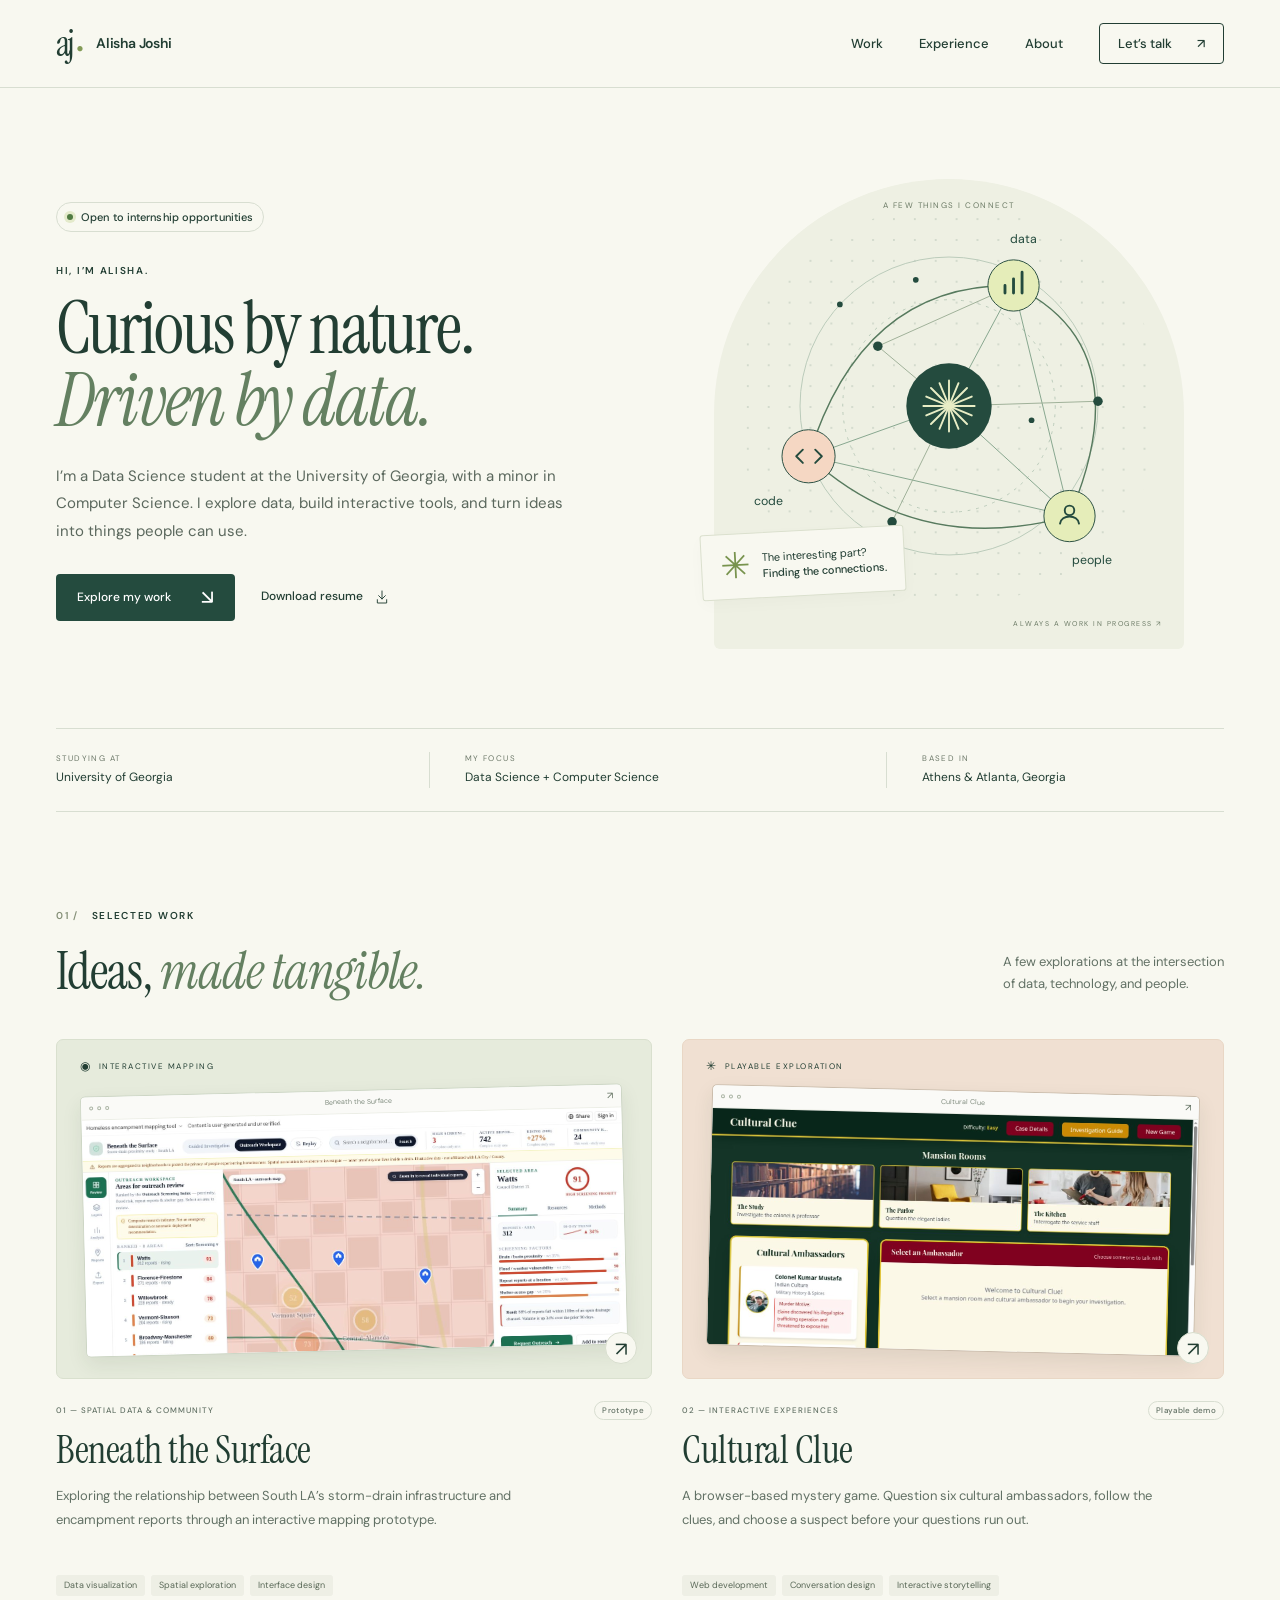
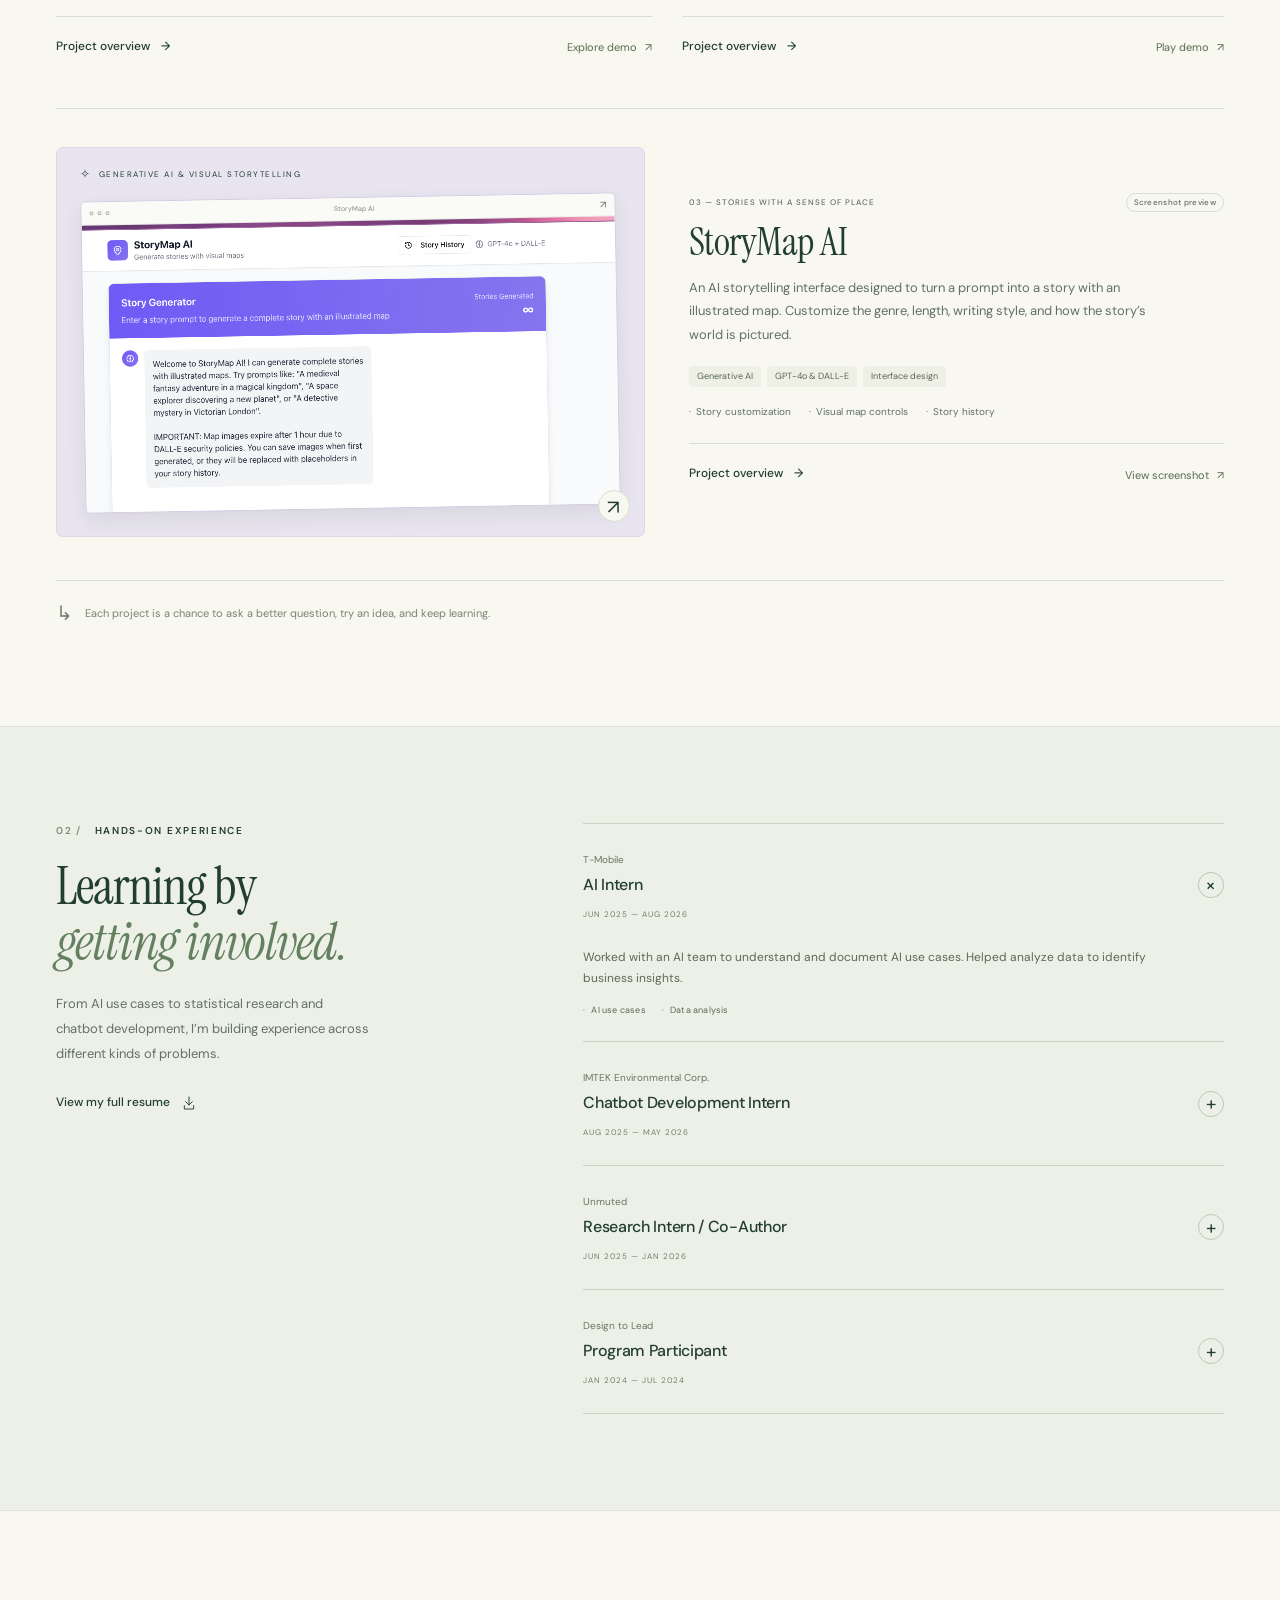
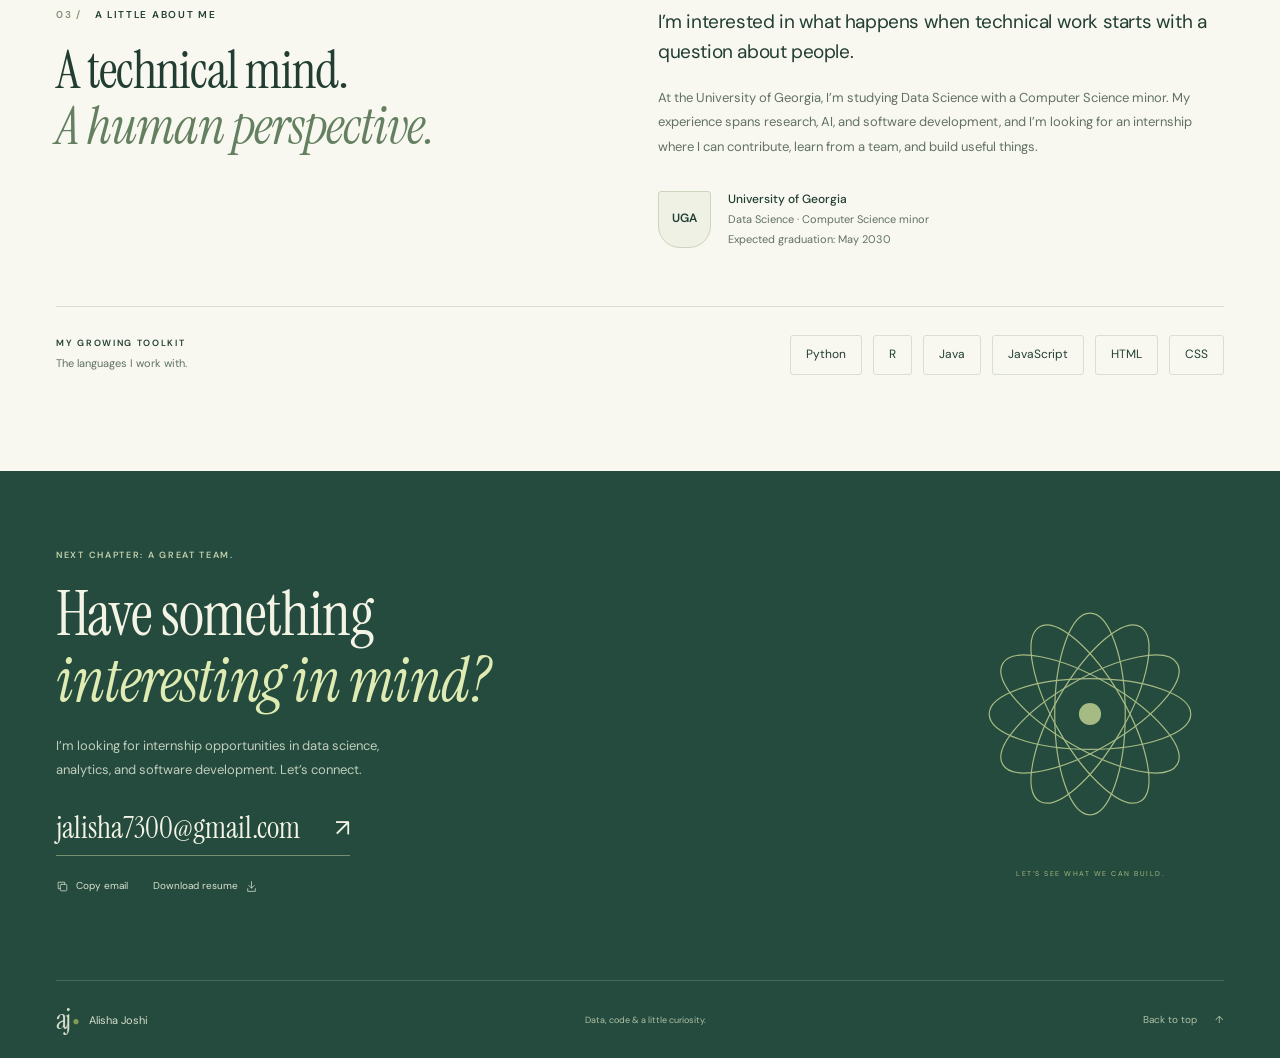
<file: index (4).html>
<!doctype html>
<html lang="en">
<head>
  <meta charset="utf-8">
  <meta name="viewport" content="width=device-width, initial-scale=1">
  <meta name="theme-color" content="#244b3e">
  <meta name="description" content="Alisha Joshi is a University of Georgia Data Science student with a Computer Science minor. Explore her interactive projects, research, and internship experience.">
  <meta property="og:type" content="website">
  <meta property="og:title" content="Alisha Joshi — Data, code & curiosity">
  <meta property="og:description" content="Data Science at the University of Georgia. Selected projects, hands-on experience, and a curiosity for what comes next.">
  <meta property="og:url" content="https://jalisha261.github.io/">
  <link rel="canonical" href="https://jalisha261.github.io/">
  <title>Alisha Joshi — Data, code & curiosity</title>
  <link rel="icon" type="image/svg+xml" href="favicon.svg">
  <link rel="stylesheet" href="fonts.css">
  <link rel="stylesheet" href="styles.css">
</head>
<body>
  <a class="skip-link" href="#main">Skip to content</a>
  <header class="site-header">
    <div class="container nav-wrap">
      <a class="wordmark" href="#home" aria-label="Alisha Joshi, home"><span class="monogram" aria-hidden="true">aj<span>•</span></span><span>Alisha Joshi</span></a>
      <button class="menu-toggle" aria-controls="navigation" aria-expanded="false">Menu <span aria-hidden="true">＋</span></button>
      <nav id="navigation" aria-label="Main navigation">
        <a href="#work">Work</a><a href="#experience">Experience</a><a href="#about">About</a>
        <a class="nav-contact" href="#contact">Let’s talk <span aria-hidden="true">↗</span></a>
      </nav>
    </div>
  </header>
  <main id="main">
    <section id="home" class="hero container">
      <div class="hero-copy">
        <div class="availability"><span class="status-dot" aria-hidden="true"></span> Open to internship opportunities</div>
        <p class="eyebrow hero-intro">HI, I’M ALISHA.</p>
        <h1>Curious by nature.<br><em>Driven by data.</em></h1>
        <p class="hero-description">I’m a Data Science student at the University of Georgia, with a minor in Computer Science. I explore data, build interactive tools, and turn ideas into things people can use.</p>
        <div class="hero-actions"><a class="button button-dark" href="#work">Explore my work <span aria-hidden="true">↘</span></a><a class="text-link" href="Alisha-Joshi-Resume.pdf" download>Download resume <svg class="icon" aria-hidden="true"><use href="#download-icon"/></svg></a></div>
      </div>
      <div class="hero-art" aria-label="An illustration connecting data, code, and people">
        <span class="art-coordinate top-coordinate">A FEW THINGS I CONNECT</span>
        <svg class="connection-art" viewBox="0 0 470 440" role="img" aria-labelledby="art-title">
          <title id="art-title">Data, code, and people connected through curiosity</title>
          <defs><pattern id="dots" width="22" height="22" patternUnits="userSpaceOnUse"><circle cx="1" cy="1" r="1" fill="#b9c6b8"/></pattern></defs>
          <rect x="10" y="10" width="450" height="420" rx="220" fill="url(#dots)" opacity=".7"/>
          <circle cx="235" cy="220" r="157" fill="none" stroke="#b9c9b9" stroke-width="1"/>
          <circle cx="235" cy="220" r="112" fill="none" stroke="#b9c9b9" stroke-dasharray="3 6"/>
          <path d="M87 273 Q144 90 303 93 Q438 157 362 336 Q203 380 87 273" fill="none" stroke="#577a5e" stroke-width="1.5"/>
          <path d="M87 273 235 220 303 93 M235 220 362 336 M303 93 362 336 87 273" fill="none" stroke="#83a38b" stroke-width="1"/>
          <path d="M160 157 235 220 175 342 M160 157 303 93 M235 220 392 215" fill="none" stroke="#9cae96" stroke-width="1"/>
          <circle class="orbit-node" cx="303" cy="93" r="27" fill="#e5edb9" stroke="#244b3e"/>
          <path d="M294 101v-8m9 8v-15m9 15v-22" stroke="#244b3e" stroke-width="3" stroke-linecap="round"/>
          <circle cx="87" cy="273" r="28" fill="#f5d7c3" stroke="#244b3e"/>
          <path d="m81 266-7 7 7 7m13-14 7 7-7 7" fill="none" stroke="#244b3e" stroke-width="2" stroke-linecap="round" stroke-linejoin="round"/>
          <circle cx="362" cy="336" r="27" fill="#e5edb9" stroke="#244b3e"/>
          <circle cx="362" cy="330" r="5" fill="none" stroke="#244b3e" stroke-width="2"/>
          <path d="M352 344c1-10 19-10 20 0" fill="none" stroke="#244b3e" stroke-width="2" stroke-linecap="round"/>
          <circle cx="235" cy="220" r="45" fill="#244b3e"/>
          <g stroke="#e8edc5" stroke-width="2" stroke-linecap="round"><path d="M235 193v54m-27-27h54m-46-19 38 38m-38 0 38-38"/><path d="m225 196 20 48m-34-34 48 20m-48 0 48-20m-34 34 20-48"/></g>
          <g fill="#244b3e"><circle cx="160" cy="157" r="5"/><circle cx="175" cy="342" r="5"/><circle cx="392" cy="215" r="5"/><circle cx="120" cy="113" r="3"/><circle cx="322" cy="235" r="3"/><circle cx="200" cy="87" r="3"/></g>
          <g font-family="DM Sans, sans-serif" font-size="13" fill="#244b3e"><text x="299" y="48">data</text><text x="30" y="324">code</text><text x="365" y="387">people</text></g>
        </svg>
        <div class="art-caption"><span class="tiny-spark" aria-hidden="true">✳</span><span>The interesting part?<br><strong>Finding the connections.</strong></span></div>
        <span class="art-coordinate bottom-coordinate">ALWAYS A WORK IN PROGRESS ↗</span>
      </div>
    </section>
    <div class="intro-strip container">
      <div><span class="strip-label">STUDYING AT</span><span>University of Georgia</span></div>
      <div><span class="strip-label">MY FOCUS</span><span>Data Science + Computer Science</span></div>
      <div><span class="strip-label">BASED IN</span><span>Athens & Atlanta, Georgia</span></div>
    </div>

    <section id="work" class="section work-section container">
      <div class="section-heading"><div><p class="eyebrow"><span>01 /</span> SELECTED WORK</p><h2>Ideas, <em>made tangible.</em></h2></div><p>A few explorations at the intersection<br class="desktop-break"> of data, technology, and people.</p></div>
      <div class="project-grid">
        <article class="project-card map-project">
          <button class="project-image" data-case="mapping" aria-label="Read the Beneath the Surface project overview">
            <span class="preview-label"><span aria-hidden="true">◉</span> INTERACTIVE MAPPING</span>
            <div class="browser-frame"><div class="browser-top" aria-hidden="true"><i></i><i></i><i></i><span>Beneath the Surface</span><b>↗</b></div><img src="alisha-map-workspace.jpg" alt="Beneath the Surface prototype showing a South LA outreach map, neighborhood review list, and screening factors" width="1363" height="937" loading="eager"></div>
            <span class="image-open" aria-hidden="true">↗</span>
          </button>
          <div class="project-body"><div class="project-meta"><span>01 — SPATIAL DATA & COMMUNITY</span><span class="project-status">Prototype</span></div><h3>Beneath the Surface</h3><p>Exploring the relationship between South LA’s storm-drain infrastructure and encampment reports through an interactive mapping prototype.</p><div class="tags"><span>Data visualization</span><span>Spatial exploration</span><span>Interface design</span></div><div class="project-actions"><button class="text-link" data-case="mapping">Project overview <span aria-hidden="true">→</span></button><a class="demo-link" href="https://claude.ai/artifact/2VYXQ3qFWz3q3PnDkZg54A" target="_blank" rel="noopener noreferrer">Explore demo <span aria-hidden="true">↗</span><span class="sr-only"> (opens in a new tab)</span></a></div></div>
        </article>
        <article class="project-card culture-project">
          <button class="project-image" data-case="culture" aria-label="Read the Cultural Clue project overview">
            <span class="preview-label"><span aria-hidden="true">✳</span> PLAYABLE EXPLORATION</span>
            <div class="browser-frame"><div class="browser-top" aria-hidden="true"><i></i><i></i><i></i><span>Cultural Clue</span><b>↗</b></div><img src="alisha-cultural-clue-game.jpg" alt="Cultural Clue detective game with mansion rooms, cultural ambassador characters, and a conversation interface" width="1348" height="926" loading="eager"></div>
            <span class="image-open" aria-hidden="true">↗</span>
          </button>
          <div class="project-body"><div class="project-meta"><span>02 — INTERACTIVE EXPERIENCES</span><span class="project-status">Playable demo</span></div><h3>Cultural Clue</h3><p>A browser-based mystery game. Question six cultural ambassadors, follow the clues, and choose a suspect before your questions run out.</p><div class="tags"><span>Web development</span><span>Conversation design</span><span>Interactive storytelling</span></div><div class="project-actions"><button class="text-link" data-case="culture">Project overview <span aria-hidden="true">→</span></button><a class="demo-link" href="https://culture-quest--jalisha7300.replit.app" target="_blank" rel="noopener noreferrer">Play demo <span aria-hidden="true">↗</span><span class="sr-only"> (opens in a new tab)</span></a></div></div>
        </article>
      </div>
      <article class="project-card story-project">
        <button class="project-image" data-case="storymap" aria-label="Read the StoryMap AI project overview">
          <span class="preview-label"><span aria-hidden="true">✧</span> GENERATIVE AI & VISUAL STORYTELLING</span>
          <div class="browser-frame"><div class="browser-top" aria-hidden="true"><i></i><i></i><i></i><span>StoryMap AI</span><b>↗</b></div><img src="storymap-ai.png" alt="StoryMap AI story generator with a prompt field and controls for genre, length, writing style, map style, and map perspective" width="1052" height="1572" loading="lazy"></div>
          <span class="image-open" aria-hidden="true">↗</span>
        </button>
        <div class="project-body"><div class="project-meta"><span>03 — STORIES WITH A SENSE OF PLACE</span><span class="project-status">Screenshot preview</span></div><h3>StoryMap AI</h3><p>An AI storytelling interface designed to turn a prompt into a story with an illustrated map. Customize the genre, length, writing style, and how the story’s world is pictured.</p><div class="tags"><span>Generative AI</span><span>GPT-4o & DALL-E</span><span>Interface design</span></div><div class="story-highlights"><span>Story customization</span><span>Visual map controls</span><span>Story history</span></div><div class="project-actions"><button class="text-link" data-case="storymap">Project overview <span aria-hidden="true">→</span></button><a class="demo-link" href="storymap-ai.png" target="_blank" rel="noopener noreferrer">View screenshot <span aria-hidden="true">↗</span><span class="sr-only"> (opens in a new tab)</span></a></div></div>
      </article>
      <div class="work-footnote"><span aria-hidden="true">↳</span><p>Each project is a chance to ask a better question, try an idea, and keep learning.</p></div>
    </section>

    <section id="experience" class="experience-section section">
      <div class="container experience-layout">
        <div class="experience-intro"><p class="eyebrow"><span>02 /</span> HANDS-ON EXPERIENCE</p><h2>Learning by<br><em>getting involved.</em></h2><p>From AI use cases to statistical research and chatbot development, I’m building experience across different kinds of problems.</p><a class="text-link" href="Alisha-Joshi-Resume.pdf" download>View my full resume <svg class="icon" aria-hidden="true"><use href="#download-icon"/></svg></a></div>
        <div class="experience-list">
          <details class="experience-item" open><summary><div><span class="experience-company">T-Mobile</span><h3>AI Intern</h3><span class="experience-date">JUN 2025 — AUG 2026</span></div><span class="expand-icon" aria-hidden="true">+</span></summary><div class="experience-details"><p>Worked with an AI team to understand and document AI use cases. Helped analyze data to identify business insights.</p><div class="mini-tags"><span>AI use cases</span><span>Data analysis</span></div></div></details>
          <details class="experience-item"><summary><div><span class="experience-company">IMTEK Environmental Corp.</span><h3>Chatbot Development Intern</h3><span class="experience-date">AUG 2025 — MAY 2026</span></div><span class="expand-icon" aria-hidden="true">+</span></summary><div class="experience-details"><p>Worked on a chatbot to automate pest-related inquiries, collaborating with a small development team to improve efficiency.</p><div class="mini-tags"><span>Chatbot development</span><span>Team collaboration</span></div></div></details>
          <details class="experience-item"><summary><div><span class="experience-company">Unmuted</span><h3>Research Intern / Co-Author</h3><span class="experience-date">JUN 2025 — JAN 2026</span></div><span class="expand-icon" aria-hidden="true">+</span></summary><div class="experience-details"><p>Conducted statistical analysis to support research findings and contributed to a documentary communicating the project’s insights.</p><div class="mini-tags"><span>Statistical analysis</span><span>Research communication</span></div></div></details>
          <details class="experience-item"><summary><div><span class="experience-company">Design to Lead</span><h3>Program Participant</h3><span class="experience-date">JAN 2024 — JUL 2024</span></div><span class="expand-icon" aria-hidden="true">+</span></summary><div class="experience-details"><p>Collaborated on a website focused on education accessibility for low-income families.</p><div class="mini-tags"><span>Web design</span><span>Education accessibility</span></div></div></details>
        </div>
      </div>
    </section>

    <section id="about" class="section container about-section">
      <div class="about-heading"><p class="eyebrow"><span>03 /</span> A LITTLE ABOUT ME</p><h2>A technical mind.<br><em>A human perspective.</em></h2></div>
      <div class="about-copy"><p class="about-lead">I’m interested in what happens when technical work starts with a question about people.</p><p>At the University of Georgia, I’m studying Data Science with a Computer Science minor. My experience spans research, AI, and software development, and I’m looking for an internship where I can contribute, learn from a team, and build useful things.</p><div class="education-note"><span class="education-mark" aria-hidden="true">UGA</span><div><strong>University of Georgia</strong><span>Data Science · Computer Science minor</span><span>Expected graduation: May 2030</span></div></div></div>
      <div class="toolkit"><div><p class="eyebrow">MY GROWING TOOLKIT</p><p>The languages I work with.</p></div><ul aria-label="Programming languages"><li>Python</li><li>R</li><li>Java</li><li>JavaScript</li><li>HTML</li><li>CSS</li></ul></div>
    </section>

    <section id="contact" class="contact-section">
      <div class="container contact-inner"><div><p class="eyebrow">NEXT CHAPTER: A GREAT TEAM.</p><h2>Have something<br><em>interesting in mind?</em></h2><p>I’m looking for internship opportunities in data science,<br class="desktop-break"> analytics, and software development. Let’s connect.</p><a class="contact-email" href="mailto:jalisha7300@gmail.com?subject=Internship%20opportunity">jalisha7300@gmail.com <span aria-hidden="true">↗</span></a><div class="contact-actions"><button id="copy-email" class="copy-email"><svg class="icon" aria-hidden="true"><use href="#copy-icon"/></svg><span>Copy email</span></button><a href="Alisha-Joshi-Resume.pdf" download>Download resume <svg class="icon" aria-hidden="true"><use href="#download-icon"/></svg></a></div><p id="copy-status" class="copy-status" role="status" aria-live="polite"></p></div><div class="contact-art" aria-hidden="true"><svg viewBox="0 0 250 250"><g fill="none" stroke="currentColor" stroke-width="1.2"><ellipse cx="125" cy="125" rx="100" ry="35"/><ellipse cx="125" cy="125" rx="100" ry="35" transform="rotate(30 125 125)"/><ellipse cx="125" cy="125" rx="100" ry="35" transform="rotate(60 125 125)"/><ellipse cx="125" cy="125" rx="100" ry="35" transform="rotate(90 125 125)"/><ellipse cx="125" cy="125" rx="100" ry="35" transform="rotate(120 125 125)"/><ellipse cx="125" cy="125" rx="100" ry="35" transform="rotate(150 125 125)"/></g><circle cx="125" cy="125" r="11" fill="currentColor"/></svg><span>LET’S SEE WHAT WE CAN BUILD.</span></div></div>
    </section>
  </main>
  <footer class="site-footer"><div class="container footer-inner"><a class="wordmark" href="#home"><span class="monogram" aria-hidden="true">aj<span>•</span></span><span>Alisha Joshi</span></a><span>Data, code & a little curiosity.</span><a href="#home">Back to top <span aria-hidden="true">↑</span></a></div></footer>

  <dialog id="project-dialog" aria-labelledby="dialog-title"><div class="dialog-inner"><button class="dialog-close" aria-label="Close project overview">✕</button><p class="eyebrow" id="dialog-category"></p><h2 id="dialog-title"></h2><p id="dialog-intro" class="dialog-intro"></p><img id="dialog-image" alt="" width="1363" height="937"><div id="dialog-content" class="dialog-content"></div><div class="dialog-footer"><a id="dialog-demo" class="button button-dark" target="_blank" rel="noopener noreferrer">Open project <span aria-hidden="true">↗</span></a><a id="dialog-discuss" class="text-link">Ask me about it <span aria-hidden="true">→</span></a></div></div></dialog>
  <svg class="icon-sprite" xmlns="http://www.w3.org/2000/svg" aria-hidden="true"><symbol id="download-icon" viewBox="0 0 24 24"><path d="M12 3v12m-5-5 5 5 5-5M5 16v5h14v-5"/></symbol><symbol id="copy-icon" viewBox="0 0 24 24"><rect x="8" y="8" width="12" height="12" rx="2"/><path d="M16 8V4H4v12h4"/></symbol></svg>
<script>
'use strict';
const menuButton = document.querySelector('.menu-toggle');
const navigation = document.querySelector('#navigation');
function closeMenu() { navigation.classList.remove('is-open'); menuButton.setAttribute('aria-expanded', 'false'); }
menuButton.addEventListener('click', () => {
  const isOpen = navigation.classList.toggle('is-open');
  menuButton.setAttribute('aria-expanded', String(isOpen));
});
navigation.querySelectorAll('a').forEach(link => link.addEventListener('click', closeMenu));
document.addEventListener('keydown', event => { if (event.key === 'Escape') closeMenu(); });
document.addEventListener('click', event => { if (!event.target.closest('.site-header')) closeMenu(); });

const projects = {
  mapping: {
    title: 'Beneath the Surface',
    category: 'SPATIAL EXPLORATION / INTERACTIVE PROTOTYPE',
    intro: 'A mapping prototype exploring the relationship between South LA’s storm-drain infrastructure and reports of homeless encampments.',
    image: 'alisha-map-workspace.jpg',
    alt: 'Beneath the Surface outreach workspace with an illustrative map of South LA and neighborhood screening factors',
    url: 'https://claude.ai/artifact/2VYXQ3qFWz3q3PnDkZg54A',
    sections: [
      { title: 'The question', text: 'How can an interface make a complex spatial question easier to investigate, while keeping the people behind the data in mind?' },
      { title: 'Explore the prototype', items: ['Follow a six-step guided investigation.', 'Switch to the outreach workspace.', 'Explore neighborhood summaries, map layers, and screening factors.'] },
      { title: 'Design focus', text: 'A guided path introduces the question before opening a more detailed workspace. Neighborhood-level summaries and contextual notes help communicate uncertainty alongside the visual patterns.' },
      { title: 'Project context', text: 'An interactive prototype shared through Claude. The demo brings together map-based exploration, data presentation, and interface design.' }
    ],
    note: 'This prototype uses illustrative data. Its counts, scores, and patterns are demonstration content, not verified research results or evidence about any individual. Spatial association does not establish causation.'
  },
  culture: {
    title: 'Cultural Clue',
    category: 'WEB EXPERIENCE / INTERACTIVE STORYTELLING',
    intro: 'A browser-based detective game set in a mansion of cultural ambassadors. Players use conversations and clues to investigate a fictional mystery.',
    image: 'alisha-cultural-clue-game.jpg',
    alt: 'Cultural Clue game with mansion rooms, ambassador characters, and a question-based investigation interface',
    url: 'https://culture-quest--jalisha7300.replit.app',
    sections: [
      { title: 'The idea', text: 'Bring a fictional mystery into an interactive web experience where the player decides whom to question and how to use a limited number of questions.' },
      { title: 'Try the experience', items: ['Choose from three difficulty levels.', 'Explore the mansion and six ambassador characters.', 'Question suspects, compare clues, and make an accusation.'] },
      { title: 'Interaction focus', text: 'The interface connects character profiles, conversation, a remaining-question counter, and a final suspect selection into one playable investigation.' },
      { title: 'Project context', text: 'Hosted on Replit at the Culture Quest URL, with the live game titled Cultural Clue. This project explores web development, conversation design, and interactive storytelling.' }
    ],
    note: 'The game is a fictional detective story. Its characters and events are part of the game narrative.'
  },
  storymap: {
    title: 'StoryMap AI',
    category: 'GENERATIVE AI / VISUAL STORYTELLING',
    intro: 'An AI storytelling interface designed to pair a generated story with an illustrated map of its world, starting from a prompt and a set of creative preferences.',
    image: 'storymap-ai.png',
    alt: 'StoryMap AI screenshot showing story customization, map controls, prompt suggestions, and story history navigation',
    url: 'storymap-ai.png',
    linkLabel: 'View full screenshot',
    linkAria: 'View the full StoryMap AI screenshot in a new tab',
    sections: [
      { title: 'The idea', text: 'Give a story a sense of place by pairing its narrative with an illustrated map. A single creation screen brings together the story prompt and choices for both the writing and the world visualization.' },
      { title: 'What the interface shows', items: ['Controls for genre, story length, and writing style.', 'Map style and map perspective selectors.', 'Quick prompt suggestions and a Story History entry point.'] },
      { title: 'AI in the workflow', text: 'The interface identifies GPT-4o for story generation and DALL-E for illustrated maps, bringing text and image generation into the same creative workflow.' },
      { title: 'Interaction focus', text: 'Customization controls sit alongside the prompt field, helping a user describe both the story they want and how its setting should be represented.' }
    ],
    note: 'Shown here: the story creation screen. Open the full screenshot for a closer look at the interface and customization controls.'
  }
};
const dialog = document.querySelector('#project-dialog');
let activeProjectButton = null;
function renderProject(id, trigger) {
  const project = projects[id];
  if (!project) return;
  activeProjectButton = trigger;
  document.querySelector('#dialog-category').textContent = project.category;
  document.querySelector('#dialog-title').textContent = project.title;
  document.querySelector('#dialog-intro').textContent = project.intro;
  const img = document.querySelector('#dialog-image');
  img.src = project.image; img.alt = project.alt;
  const content = document.querySelector('#dialog-content');
  content.replaceChildren();
  project.sections.forEach(section => {
    const wrapper = document.createElement('section');
    const heading = document.createElement('h3'); heading.textContent = section.title; wrapper.append(heading);
    if (section.items) {
      const list = document.createElement('ul');
      section.items.forEach(item => { const li = document.createElement('li'); li.textContent = item; list.append(li); });
      wrapper.append(list);
    } else { const text = document.createElement('p'); text.textContent = section.text; wrapper.append(text); }
    content.append(wrapper);
  });
  const note = document.createElement('div'); note.className = 'dialog-note';
  const noteText = document.createElement('p'); noteText.textContent = project.note; note.append(noteText); content.append(note);
  const projectLink = document.querySelector('#dialog-demo');
  projectLink.href = project.url;
  projectLink.textContent = (project.linkLabel || 'Open project') + ' ↗';
  projectLink.setAttribute('aria-label', project.linkAria || 'Open ' + project.title + ' in a new tab');
  dialog.classList.toggle('screenshot-project', id === 'storymap');
  document.querySelector('#dialog-discuss').href = 'mailto:jalisha7300@gmail.com?subject=' + encodeURIComponent('Your project: ' + project.title);
  dialog.showModal(); dialog.scrollTop = 0; document.body.classList.add('dialog-open');
  document.querySelector('.dialog-close').focus();
}
document.querySelectorAll('[data-case]').forEach(button => button.addEventListener('click', () => renderProject(button.dataset.case, button)));
document.querySelector('.dialog-close').addEventListener('click', () => dialog.close());
dialog.addEventListener('click', event => {
  if (event.target !== dialog) return;
  const rect = dialog.getBoundingClientRect();
  if (event.clientX < rect.left || event.clientX > rect.right || event.clientY < rect.top || event.clientY > rect.bottom) dialog.close();
});
dialog.addEventListener('close', () => { document.body.classList.remove('dialog-open'); activeProjectButton?.focus(); });

const copyButton = document.querySelector('#copy-email');
const copyStatus = document.querySelector('#copy-status');
copyButton.addEventListener('click', async () => {
  try {
    if (!navigator.clipboard?.writeText) throw new Error('Clipboard unavailable');
    await navigator.clipboard.writeText('jalisha7300@gmail.com');
    copyStatus.textContent = 'Email address copied.';
    copyButton.querySelector('span').textContent = 'Copied!';
  } catch {
    copyStatus.textContent = 'Select the address above to copy it, or click it to open your email app.';
  }
});

if ('IntersectionObserver' in window) {
  const navLinks = [...navigation.querySelectorAll('a[href^="#"]')];
  const observer = new IntersectionObserver(entries => {
    entries.forEach(entry => {
      if (!entry.isIntersecting) return;
      navLinks.forEach(link => { if (link.hash === '#' + entry.target.id) link.setAttribute('aria-current', 'location'); else link.removeAttribute('aria-current'); });
    });
  }, { rootMargin: '-15% 0px -65% 0px', threshold: 0 });
  document.querySelectorAll('main section[id]').forEach(section => observer.observe(section));
}

</script>
</body>
</html>
</file>
<file: fonts.css>
@font-face {
  font-family: 'DM Sans';
  font-style: normal;
  font-weight: 400;
  font-display: swap;
  src: url(font-0.ttf) format('truetype');
}
@font-face {
  font-family: 'DM Sans';
  font-style: normal;
  font-weight: 500;
  font-display: swap;
  src: url(font-1.ttf) format('truetype');
}
@font-face {
  font-family: 'DM Sans';
  font-style: normal;
  font-weight: 600;
  font-display: swap;
  src: url(font-2.ttf) format('truetype');
}
@font-face {
  font-family: 'DM Sans';
  font-style: normal;
  font-weight: 700;
  font-display: swap;
  src: url(font-3.ttf) format('truetype');
}
@font-face {
  font-family: 'Instrument Serif';
  font-style: italic;
  font-weight: 400;
  font-display: swap;
  src: url(font-4.ttf) format('truetype');
}
@font-face {
  font-family: 'Instrument Serif';
  font-style: normal;
  font-weight: 400;
  font-display: swap;
  src: url(font-5.ttf) format('truetype');
}
</file>
<file: styles.css>
:root{--paper:#f8f8f0;--ink:#223e33;--muted:#627165;--green:#244b3e;--line:#d8ded1;--soft:#edf0e2;--lime:#e4edb6;--peach:#f0e0d2;--serif:'Instrument Serif',Georgia,serif;--sans:'DM Sans',Arial,sans-serif}
*{box-sizing:border-box}html{scroll-behavior:smooth;scroll-padding-top:95px}body{margin:0;background:var(--paper);color:var(--ink);font-family:var(--sans);font-size:15px;line-height:1.65;-webkit-font-smoothing:antialiased}body.dialog-open{overflow:hidden}button,a,input{ -webkit-tap-highlight-color:transparent}a{color:inherit;text-decoration:none}button{font:inherit;color:inherit;cursor:pointer}button:disabled{cursor:default}img,svg{max-width:100%}button:focus-visible,a:focus-visible,summary:focus-visible{outline:3px solid #9b603b;outline-offset:5px}::selection{background:var(--lime);color:var(--ink)}.container{width:min(1220px,calc(100% - 112px));margin-inline:auto}.sr-only{position:absolute;width:1px;height:1px;overflow:hidden;clip:rect(0,0,0,0);white-space:nowrap}.skip-link{position:fixed;top:-70px;left:16px;background:var(--ink);color:white;z-index:100;padding:12px 20px}.skip-link:focus{top:10px}.site-header{position:sticky;top:0;z-index:10;background:rgba(248,248,240,.95);border-bottom:1px solid var(--line);backdrop-filter:blur(15px)}.nav-wrap{height:87px;display:flex;align-items:center;justify-content:space-between}.wordmark{display:flex;align-items:center;gap:12px;font-size:14px;font-weight:600;letter-spacing:-.2px}.monogram{font-family:var(--serif);font-size:36px;font-weight:400;line-height:1;letter-spacing:-3px}.monogram span{color:#839b57;font-family:var(--sans);font-size:22px;margin-left:4px;letter-spacing:0}.nav-wrap nav{display:flex;align-items:center;gap:36px;font-size:13px;font-weight:500}.nav-wrap nav>a:not(.nav-contact){position:relative}.nav-wrap nav>a:not(.nav-contact):after{content:'';position:absolute;bottom:-7px;left:0;width:0;height:1px;background:var(--ink);transition:width .2s}.nav-wrap nav>a:hover:after,.nav-wrap nav>a[aria-current]:after{width:100%}.nav-contact{border:1px solid var(--ink);padding:9px 18px;border-radius:4px;display:flex;gap:25px;align-items:center}.nav-contact:hover{background:var(--green);color:var(--paper)}.menu-toggle{display:none}.hero{display:grid;grid-template-columns:1.2fr 1fr;gap:45px;padding-block:70px 63px;align-items:center;min-height:640px}.availability{font-size:11px;font-weight:500;display:inline-flex;align-items:center;gap:8px;padding:5px 10px;border:1px solid var(--line);border-radius:40px;letter-spacing:.1px}.status-dot{width:6px;height:6px;background:#507b42;border-radius:50%;box-shadow:0 0 0 3px #e4eacb}.eyebrow{font-family:var(--sans);font-size:10px;letter-spacing:1.7px;font-weight:600;line-height:1.5;margin:0 0 20px}.eyebrow>span{color:#859078;margin-right:9px}.hero-intro{margin-top:31px;margin-bottom:15px}.hero h1{font-family:var(--serif);font-size:clamp(56px,5.7vw,81px);font-weight:400;line-height:.99;letter-spacing:-2px;margin:0}.hero h1 em,h2 em{font-weight:400;color:#648061}.hero-description{max-width:510px;font-size:15px;line-height:1.85;margin:25px 0 28px;color:#5b685d}.hero-actions{display:flex;align-items:center;gap:26px}.button{display:inline-flex;align-items:center;justify-content:center;gap:30px;min-height:47px;padding:12px 21px;font-size:12px;font-weight:500;border-radius:4px;transition:background .2s,transform .2s}.button:hover{transform:translateY(-2px)}.button-dark{background:var(--green);color:#fff}.button-dark:hover{background:#152f26}.button>span{font-size:20px;line-height:1}.text-link{display:inline-flex;align-items:center;gap:11px;font-size:12px;font-weight:500;border:0;background:none;padding:6px 0;border-bottom:1px solid transparent}.text-link:hover{border-bottom-color:var(--ink)}.icon{width:16px;height:16px;fill:none;stroke:currentColor;stroke-width:1.4;stroke-linecap:round;stroke-linejoin:round}.hero-art{position:relative;aspect-ratio:1/1;max-height:470px;background:#eef0e3;border-radius:50% 50% 6px 6px;padding:14px 12px 30px;margin-top:4px}.connection-art{display:block;width:100%;height:100%}.art-coordinate{position:absolute;font-size:8px;letter-spacing:1.5px;color:#6c7b66}.top-coordinate{top:20px;left:0;right:0;text-align:center}.bottom-coordinate{bottom:19px;right:22px;font-size:7px}.art-caption{position:absolute;left:-13px;bottom:53px;display:flex;align-items:center;gap:12px;background:var(--paper);border:1px solid #dbe0ce;border-radius:3px;padding:14px 18px;font-size:11px;line-height:1.5;box-shadow:0 5px 16px #223e3306;transform:rotate(-3deg)}.art-caption strong{font-weight:500}.tiny-spark{font-size:36px;line-height:1;color:#78934e}.intro-strip{display:grid;grid-template-columns:1fr 1.25fr 1fr;gap:35px;border-top:1px solid var(--line);border-bottom:1px solid var(--line);padding-block:23px}.intro-strip>div{display:flex;flex-direction:column;gap:3px;font-size:12px}.intro-strip>div+div{border-left:1px solid var(--line);padding-left:35px}.strip-label{font-size:8px;letter-spacing:1.4px;color:#6d7969}.section{padding-block:96px}.section-heading{display:flex;align-items:flex-end;justify-content:space-between;gap:30px;margin-bottom:40px}h2{font-family:var(--serif);font-size:clamp(43px,4.1vw,59px);font-weight:400;line-height:1.07;letter-spacing:-1px;margin:0}.section-heading>p{font-size:13px;color:var(--muted);line-height:1.7;margin:0 0 4px}.project-grid{display:grid;grid-template-columns:1.1fr 1fr;gap:30px}.project-card{min-width:0}.project-image{width:100%;height:340px;position:relative;display:flex;align-items:center;justify-content:center;padding:50px 26px 27px;border:1px solid #d9e0ce;border-radius:7px;background:#e6ebdc;overflow:hidden;text-align:left}.culture-project .project-image{background:var(--peach);border-color:#e9d7c5}.preview-label{position:absolute;top:17px;left:23px;font-size:8px;letter-spacing:1.5px;display:flex;align-items:center;gap:7px}.preview-label>span{font-size:12px}.browser-frame{width:100%;height:100%;border:1px solid #cdd6c5;background:#fff;border-radius:5px;overflow:hidden;box-shadow:0 8px 20px #23362416;transform:rotate(-1.4deg);transition:transform .3s}.culture-project .browser-frame{transform:rotate(1.4deg);border-color:#cbbdac}.project-image:hover .browser-frame{transform:rotate(0) translateY(-3px)}.browser-top{height:23px;display:flex;align-items:center;gap:4px;background:#fafaf7;border-bottom:1px solid #eceee6;padding:0 8px;color:#617060}.browser-top i{display:block;width:4px;height:4px;border:1px solid #aab4a4;border-radius:50%}.browser-top>span{font-size:7px;margin-inline:auto;opacity:.8}.browser-top b{font-size:10px;font-weight:400}.browser-frame img{width:100%;height:calc(100% - 23px);object-fit:cover;object-position:top;display:block}.image-open{position:absolute;bottom:14px;right:14px;width:32px;height:32px;border-radius:50%;background:var(--paper);display:grid;place-items:center;font-size:20px;border:1px solid #d8dece}.project-body{padding-top:22px}.project-meta{display:flex;justify-content:space-between;align-items:center;gap:10px;font-size:8px;font-weight:500;letter-spacing:1px;color:var(--muted)}.project-status{padding:2px 7px;border:1px solid var(--line);border-radius:20px;font-size:8px;letter-spacing:.3px;white-space:nowrap}.project-body h3{font-family:var(--serif);font-size:39px;font-weight:400;letter-spacing:-.5px;margin:9px 0 12px;line-height:1.1}.project-body>p{font-size:13px;line-height:1.8;margin:0;color:var(--muted);min-height:71px;max-width:490px}.tags{display:flex;gap:6px;flex-wrap:wrap;margin:20px 0}.tags>span{padding:3px 8px;background:#eeefe5;border-radius:3px;font-size:9px;color:#5a6958}.project-actions{display:flex;align-items:center;justify-content:space-between;gap:15px;padding-top:14px;border-top:1px solid var(--line)}.demo-link{font-size:11px;display:flex;align-items:center;gap:8px;color:#596d51}.demo-link:hover{text-decoration:underline}.work-footnote{display:flex;align-items:center;gap:12px;border-top:1px solid var(--line);margin-top:43px;padding-top:16px;color:#788471}.work-footnote>span{font-size:20px}.work-footnote p{font-size:11px;margin:0}.experience-section{background:#edf0e6;border-block:1px solid #e1e5d9}.experience-layout{display:grid;grid-template-columns:.8fr 1.2fr;gap:100px}.experience-intro>p:not(.eyebrow){font-size:13px;color:var(--muted);line-height:1.9;max-width:315px;margin:22px 0 21px}.experience-list{border-top:1px solid #cbd4c3}.experience-item{border-bottom:1px solid #cbd4c3}.experience-item summary{list-style:none;display:flex;align-items:center;justify-content:space-between;gap:20px;padding:22px 0;cursor:pointer}.experience-item summary::-webkit-details-marker{display:none}.experience-company{font-size:10px;color:#697762}.experience-item h3{font-size:16px;line-height:1.4;letter-spacing:-.3px;font-weight:500;margin:3px 0 4px}.experience-date{font-size:8px;letter-spacing:1px;color:#74806c}.expand-icon{width:26px;height:26px;border:1px solid #becbb6;display:grid;place-items:center;border-radius:50%;line-height:1;font-size:19px;flex-shrink:0;transition:transform .2s}.experience-item[open] .expand-icon{transform:rotate(45deg)}.experience-details{font-size:12px;line-height:1.8;color:#5c6b55;padding:0 35px 23px 0}.experience-details>p{margin:0 0 12px}.mini-tags{display:flex;flex-wrap:wrap;gap:16px;font-size:9px;letter-spacing:.2px}.mini-tags>span:before{content:'·';margin-right:6px}.about-section{display:grid;grid-template-columns:.95fr 1.05fr;column-gap:90px;row-gap:56px}.about-copy>p{font-size:13px;color:var(--muted);line-height:1.9;margin:0 0 19px}.about-copy .about-lead{font-size:19px;color:var(--ink);line-height:1.6;letter-spacing:-.4px;margin-bottom:18px}.education-note{display:flex;align-items:center;gap:17px;margin-top:29px}.education-mark{display:grid;place-items:center;width:53px;height:57px;font-size:12px;font-weight:600;border:1px solid #cad4bf;border-radius:3px 3px 22px 22px;background:#eff1e5;flex-shrink:0}.education-note>div{display:flex;flex-direction:column;font-size:11px;line-height:1.8}.education-note strong{font-weight:500;font-size:12px}.education-note>div>span{color:var(--muted)}.toolkit{grid-column:1/-1;border-top:1px solid var(--line);padding-top:28px;display:flex;align-items:center;justify-content:space-between;gap:20px}.toolkit .eyebrow{font-size:9px;margin-bottom:4px}.toolkit p:not(.eyebrow){font-size:11px;color:var(--muted);margin:0}.toolkit ul{display:flex;gap:11px;flex-wrap:wrap;list-style:none;margin:0;padding:0}.toolkit li{font-size:12px;padding:9px 15px;border:1px solid var(--line);border-radius:3px}.contact-section{background:#244b3e;color:#f4f4e6;padding-block:78px 62px}.contact-inner{display:flex;align-items:center;justify-content:space-between;gap:50px}.contact-section .eyebrow{color:#c3cfad;font-size:9px}.contact-section h2{font-size:clamp(44px,4.8vw,67px)}.contact-section h2 em{color:#dfebb3}.contact-section p:not(.eyebrow):not(.copy-status){color:#c1cdbd;font-size:13px;line-height:1.9;margin:20px 0 25px}.contact-email{display:inline-flex;align-items:center;gap:35px;font-family:var(--serif);font-size:30px;line-height:1.3;border-bottom:1px solid #738e70;padding-bottom:8px}.contact-email:hover{color:var(--lime)}.contact-email>span{font-family:var(--sans);font-size:24px}.contact-actions{display:flex;gap:25px;margin-top:18px;align-items:center}.contact-actions>a,.copy-email{font-size:10px;color:#d8e0cc;display:inline-flex;align-items:center;gap:7px;background:none;border:0;padding:4px 0}.contact-actions>a:hover,.copy-email:hover{color:#fff;text-decoration:underline}.contact-actions .icon{width:13px;height:13px}.copy-status{height:16px;font-size:10px;color:var(--lime);margin:4px 0 0}.contact-art{color:#a6ba83;width:260px;flex-shrink:0;text-align:center;padding-right:8px}.contact-art>span{display:block;font-size:7px;letter-spacing:1.5px;margin-top:20px}.site-footer{background:#244b3e;color:#d6decb}.footer-inner{border-top:1px solid #496756;display:flex;align-items:center;justify-content:space-between;gap:20px;padding-block:24px;font-size:9px;color:#afc0a5}.site-footer .wordmark{font-size:11px;font-weight:400;color:#d6decb;gap:9px}.site-footer .monogram{font-size:29px}.footer-inner>a:last-child{font-size:10px;display:flex;gap:18px}.footer-inner>a:last-child:hover{color:#fff}dialog{width:min(880px,calc(100% - 40px));max-height:90dvh;padding:0;border:1px solid #d3dcce;border-radius:8px;color:var(--ink);background:var(--paper);box-shadow:0 20px 90px #10281c44;overscroll-behavior:contain}dialog::backdrop{background:#13291ee0;backdrop-filter:blur(5px)}.dialog-inner{position:relative;padding:45px}.dialog-close{position:absolute;right:19px;top:17px;border:1px solid var(--line);background:var(--paper);border-radius:50%;width:32px;height:32px;font-size:13px;display:grid;place-items:center}.dialog-close:hover{background:var(--soft)}dialog .eyebrow{margin-right:20px}dialog h2{font-size:51px}dialog .dialog-intro{font-size:15px;line-height:1.8;color:var(--muted)}#dialog-image{display:block;max-height:430px;width:100%;height:auto;object-fit:contain;border:1px solid var(--line);border-radius:3px;margin-block:28px}.dialog-content{display:grid;grid-template-columns:1fr 1fr;gap:25px 35px}.dialog-content h3{font-size:10px;letter-spacing:1px;text-transform:uppercase;margin:0 0 9px}.dialog-content p,.dialog-content li{font-size:12px;line-height:1.8;color:var(--muted)}.dialog-content p{margin:0}.dialog-content ul{padding-left:16px;margin:0}.dialog-note{grid-column:1/-1;border-left:2px solid #9bab7a;background:#eef0e3;padding:13px 15px}.dialog-footer{display:flex;align-items:center;gap:25px;border-top:1px solid var(--line);padding-top:25px;margin-top:30px}.icon-sprite{position:absolute;width:0;height:0;overflow:hidden}
@media(min-width:1500px){.hero{gap:80px}.hero-art{max-width:480px}.hero h1{font-size:84px}}
@media(max-width:1100px){.container{width:calc(100% - 72px)}.hero{gap:25px;padding-top:55px;min-height:600px}.hero h1{font-size:65px}.hero-description{font-size:13px}.hero-actions{gap:18px}.hero-actions .text-link{font-size:11px}.hero-art{aspect-ratio:1/1.08}.art-caption{left:-5px;bottom:37px;padding:10px 13px;font-size:9px}.tiny-spark{font-size:29px}.bottom-coordinate{font-size:6px;right:10px;bottom:13px}.project-image{height:280px;padding-inline:19px}.project-meta{font-size:7px}.project-body h3{font-size:34px}.project-body>p{min-height:94px}.project-actions{gap:8px}.project-actions .text-link{font-size:11px}.demo-link{font-size:10px}.experience-layout{gap:65px}.about-section{column-gap:60px}.toolkit li{padding:7px 12px;font-size:11px}.contact-art{width:230px}}
@media(max-width:800px){.container{width:calc(100% - 48px)}.nav-wrap{height:74px}.nav-wrap nav{gap:23px;font-size:12px}.wordmark{font-size:12px}.hero{grid-template-columns:1.3fr 1fr;gap:14px;min-height:530px;padding-block:46px}.hero h1{font-size:54px}.hero-description{font-size:12px}.hero-actions{gap:14px;flex-wrap:wrap}.button{font-size:11px;padding:10px 16px;min-height:44px}.hero-intro{font-size:9px}.availability{font-size:9px}.hero-art{align-self:center;aspect-ratio:1/1.25}.art-coordinate{font-size:6px}.art-caption{bottom:28px;font-size:8px;gap:6px;padding:8px}.bottom-coordinate{display:none}.intro-strip{gap:20px}.intro-strip>div{font-size:10px}.intro-strip>div+div{padding-left:20px}.strip-label{font-size:7px}.section{padding-block:70px}.section-heading{gap:20px}.section-heading>p{font-size:11px}h2{font-size:44px}.project-grid{gap:22px;grid-template-columns:1fr 1fr}.project-image{height:233px;padding:38px 13px 18px}.preview-label{font-size:6px;top:13px;left:13px}.project-body h3{font-size:31px}.project-meta{flex-wrap:wrap;row-gap:7px;min-height:40px}.project-body>p{font-size:12px;min-height:108px}.project-actions{align-items:flex-start;flex-direction:column;gap:7px}.tags{min-height:50px;align-content:flex-start}.experience-layout{grid-template-columns:.85fr 1.15fr;gap:35px}.experience-item h3{font-size:14px}.experience-intro>p:not(.eyebrow){font-size:12px}.about-section{column-gap:40px;grid-template-columns:.9fr 1.1fr}.about-copy .about-lead{font-size:17px}.about-copy>p{font-size:12px}.toolkit{align-items:flex-start;flex-direction:column;gap:18px}.contact-art{width:190px}.contact-email{font-size:27px}.footer-inner>span{font-size:8px}}
@media(max-width:620px){html{scroll-padding-top:83px}.container{width:calc(100% - 40px)}.nav-wrap{height:70px}.wordmark{font-size:13px}.monogram{font-size:34px}.menu-toggle{display:flex;align-items:center;gap:12px;border:0;background:none;padding:8px 0;font-size:12px}.menu-toggle>span{font-size:22px}.nav-wrap nav{display:none;position:absolute;top:70px;left:0;right:0;padding:25px 20px;background:var(--paper);border-bottom:1px solid var(--line);flex-direction:column;align-items:stretch;gap:0;box-shadow:0 10px 15px #244b3e08}.nav-wrap nav.is-open{display:flex}.nav-wrap nav>a{padding:12px;font-size:14px}.nav-contact{margin-top:8px;justify-content:space-between}.nav-wrap nav>a:not(.nav-contact):after{display:none}.hero{grid-template-columns:1fr;padding-block:35px 38px;gap:33px;min-height:0}.hero h1{font-size:clamp(52px,12.5vw,76px);letter-spacing:-1.5px}.hero-intro{margin-top:24px;font-size:9px}.hero-description{max-width:470px;font-size:13px;margin-block:22px}.availability{font-size:10px}.hero-actions{gap:20px}.hero-actions .text-link{font-size:11px}.hero-art{height:310px;width:100%;max-width:420px;justify-self:center;aspect-ratio:auto;border-radius:150px 150px 5px 5px;padding:5px 30px 9px}.top-coordinate{top:15px;font-size:7px}.art-caption{left:9px;bottom:30px;font-size:9px;padding:10px 12px}.tiny-spark{font-size:29px}.intro-strip{grid-template-columns:1fr 1fr;gap:17px 12px;padding-block:21px}.intro-strip>div{font-size:10px}.intro-strip>div+div{padding-left:14px}.intro-strip>div:last-child{grid-column:1/-1;border:0;padding-left:0;flex-direction:row;align-items:center;gap:12px}.strip-label{font-size:7px}.section{padding-block:59px}.section-heading{display:block;margin-bottom:27px}.section-heading .eyebrow{margin-bottom:16px}.section-heading>p{font-size:12px;margin-top:17px}.desktop-break{display:none}h2{font-size:44px;letter-spacing:-.8px}.project-grid{grid-template-columns:1fr;gap:39px}.project-image{height:auto;aspect-ratio:1.5;padding:40px 19px 22px}.preview-label{font-size:7px;top:13px;left:19px}.project-meta{min-height:0;flex-wrap:nowrap;font-size:7px}.project-body h3{font-size:36px;margin-top:12px}.project-body>p{font-size:13px;min-height:0}.project-actions{flex-direction:row;align-items:center}.project-actions .text-link{font-size:11px}.demo-link{font-size:11px}.tags{min-height:0;margin-block:17px}.project-body{padding-top:19px}.work-footnote{margin-top:32px;align-items:flex-start}.work-footnote p{font-size:10px;padding-top:5px}.experience-layout{grid-template-columns:1fr;gap:27px}.experience-intro>p:not(.eyebrow){max-width:none;font-size:13px}.experience-item h3{font-size:16px}.experience-item summary{padding-block:19px}.experience-details{font-size:12px}.experience-company{font-size:11px}.experience-date{font-size:8px}.about-section{grid-template-columns:1fr;row-gap:26px}.about-copy .about-lead{font-size:18px}.about-copy>p{font-size:13px}.toolkit{margin-top:10px}.toolkit ul{gap:8px}.toolkit li{padding:7px 11px;font-size:11px}.contact-section{padding-block:57px 35px}.contact-inner{display:block}.contact-section h2{font-size:48px}.contact-section p:not(.eyebrow):not(.copy-status){font-size:12px}.contact-email{font-size:27px;gap:20px}.contact-art{display:none}.contact-actions{gap:24px}.footer-inner{flex-wrap:wrap;padding-block:20px;gap:14px;justify-content:space-between}.footer-inner>span{order:3;width:100%;font-size:9px}.site-footer .wordmark{font-size:12px}.dialog-inner{padding:40px 23px 25px}.dialog-close{right:13px;top:12px}.dialog-content{grid-template-columns:1fr;gap:24px}dialog h2{font-size:40px}.dialog-intro{font-size:13px!important}.dialog-footer{gap:20px;flex-wrap:wrap}.dialog-footer .text-link{font-size:11px}dialog{width:calc(100% - 24px)}#dialog-image{margin-block:22px}.dialog-note{grid-column:auto}}
@media(prefers-reduced-motion:reduce){html{scroll-behavior:auto}*,*:before,*:after{transition:none!important;animation:none!important}}
@media print{.site-header,.hero-art,.contact-art,.menu-toggle,.project-actions,.hero-actions,.contact-actions,.site-footer,dialog{display:none!important}.container{width:100%}.section,.hero,.contact-section{padding-block:25px}.hero{display:block;min-height:0}.hero h1{font-size:45px}.hero-description{max-width:none}.intro-strip{margin-block:10px}.project-image{height:180px}.contact-section{background:white;color:var(--ink)}.contact-section h2 em,.contact-section p{color:var(--ink)!important}.experience-layout{gap:35px}.contact-email{font-size:24px}.about-section{column-gap:35px}details{break-inside:avoid}}

/* Screenshot-based project: a wider third entry with the full image available. */
.story-project{display:grid;grid-template-columns:1.1fr 1fr;align-items:center;gap:44px;margin-top:44px;padding-top:38px;border-top:1px solid var(--line)}
.story-project .project-image{height:390px;background:#e9e5f0;border-color:#dcd6e6;padding-top:49px}
.story-project .browser-frame{transform:rotate(-1deg);border-color:#d4cde2}
.story-project .project-image:hover .browser-frame{transform:rotate(0) translateY(-3px)}
.story-project .project-body{padding-top:0}
.story-project .project-body>p{min-height:0}
.story-project .tags{margin-block:20px 17px}
.story-highlights{display:flex;flex-wrap:wrap;gap:6px 18px;margin-bottom:23px;color:var(--muted);font-size:10px}
.story-highlights>span:before{content:'·';margin-right:5px}
.screenshot-project #dialog-image{max-height:560px;background:#f8f9fb}
@media(max-width:800px){.story-project{gap:24px}.story-project .project-image{height:330px}.story-project .project-meta{min-height:0}.story-highlights{gap:5px 12px}}
@media(max-width:620px){.story-project{grid-template-columns:1fr;gap:20px;margin-top:37px;padding-top:32px}.story-project .project-image{height:auto;aspect-ratio:1.15;padding-top:40px}.story-project .project-body{padding-top:0}.story-project .project-meta{flex-wrap:wrap}.story-project .project-actions{flex-wrap:wrap}.story-highlights{margin-bottom:17px}.screenshot-project #dialog-image{max-height:none}}
@media print{.story-project .project-image{height:220px}}
</file>
<file: Alisha-Joshi-GitHub-Pages/assets/fonts.css>
@font-face {
  font-family: 'DM Sans';
  font-style: normal;
  font-weight: 400;
  font-display: swap;
  src: url(font-0.ttf) format('truetype');
}
@font-face {
  font-family: 'DM Sans';
  font-style: normal;
  font-weight: 500;
  font-display: swap;
  src: url(font-1.ttf) format('truetype');
}
@font-face {
  font-family: 'DM Sans';
  font-style: normal;
  font-weight: 600;
  font-display: swap;
  src: url(font-2.ttf) format('truetype');
}
@font-face {
  font-family: 'DM Sans';
  font-style: normal;
  font-weight: 700;
  font-display: swap;
  src: url(font-3.ttf) format('truetype');
}
@font-face {
  font-family: 'Instrument Serif';
  font-style: italic;
  font-weight: 400;
  font-display: swap;
  src: url(font-4.ttf) format('truetype');
}
@font-face {
  font-family: 'Instrument Serif';
  font-style: normal;
  font-weight: 400;
  font-display: swap;
  src: url(font-5.ttf) format('truetype');
}
</file>
<file: Alisha-Joshi-GitHub-Pages/styles.css>
:root{--paper:#f8f8f0;--ink:#223e33;--muted:#627165;--green:#244b3e;--line:#d8ded1;--soft:#edf0e2;--lime:#e4edb6;--peach:#f0e0d2;--serif:'Instrument Serif',Georgia,serif;--sans:'DM Sans',Arial,sans-serif}
*{box-sizing:border-box}html{scroll-behavior:smooth;scroll-padding-top:95px}body{margin:0;background:var(--paper);color:var(--ink);font-family:var(--sans);font-size:15px;line-height:1.65;-webkit-font-smoothing:antialiased}body.dialog-open{overflow:hidden}button,a,input{ -webkit-tap-highlight-color:transparent}a{color:inherit;text-decoration:none}button{font:inherit;color:inherit;cursor:pointer}button:disabled{cursor:default}img,svg{max-width:100%}button:focus-visible,a:focus-visible,summary:focus-visible{outline:3px solid #9b603b;outline-offset:5px}::selection{background:var(--lime);color:var(--ink)}.container{width:min(1220px,calc(100% - 112px));margin-inline:auto}.sr-only{position:absolute;width:1px;height:1px;overflow:hidden;clip:rect(0,0,0,0);white-space:nowrap}.skip-link{position:fixed;top:-70px;left:16px;background:var(--ink);color:white;z-index:100;padding:12px 20px}.skip-link:focus{top:10px}.site-header{position:sticky;top:0;z-index:10;background:rgba(248,248,240,.95);border-bottom:1px solid var(--line);backdrop-filter:blur(15px)}.nav-wrap{height:87px;display:flex;align-items:center;justify-content:space-between}.wordmark{display:flex;align-items:center;gap:12px;font-size:14px;font-weight:600;letter-spacing:-.2px}.monogram{font-family:var(--serif);font-size:36px;font-weight:400;line-height:1;letter-spacing:-3px}.monogram span{color:#839b57;font-family:var(--sans);font-size:22px;margin-left:4px;letter-spacing:0}.nav-wrap nav{display:flex;align-items:center;gap:36px;font-size:13px;font-weight:500}.nav-wrap nav>a:not(.nav-contact){position:relative}.nav-wrap nav>a:not(.nav-contact):after{content:'';position:absolute;bottom:-7px;left:0;width:0;height:1px;background:var(--ink);transition:width .2s}.nav-wrap nav>a:hover:after,.nav-wrap nav>a[aria-current]:after{width:100%}.nav-contact{border:1px solid var(--ink);padding:9px 18px;border-radius:4px;display:flex;gap:25px;align-items:center}.nav-contact:hover{background:var(--green);color:var(--paper)}.menu-toggle{display:none}.hero{display:grid;grid-template-columns:1.2fr 1fr;gap:45px;padding-block:70px 63px;align-items:center;min-height:640px}.availability{font-size:11px;font-weight:500;display:inline-flex;align-items:center;gap:8px;padding:5px 10px;border:1px solid var(--line);border-radius:40px;letter-spacing:.1px}.status-dot{width:6px;height:6px;background:#507b42;border-radius:50%;box-shadow:0 0 0 3px #e4eacb}.eyebrow{font-family:var(--sans);font-size:10px;letter-spacing:1.7px;font-weight:600;line-height:1.5;margin:0 0 20px}.eyebrow>span{color:#859078;margin-right:9px}.hero-intro{margin-top:31px;margin-bottom:15px}.hero h1{font-family:var(--serif);font-size:clamp(56px,5.7vw,81px);font-weight:400;line-height:.99;letter-spacing:-2px;margin:0}.hero h1 em,h2 em{font-weight:400;color:#648061}.hero-description{max-width:510px;font-size:15px;line-height:1.85;margin:25px 0 28px;color:#5b685d}.hero-actions{display:flex;align-items:center;gap:26px}.button{display:inline-flex;align-items:center;justify-content:center;gap:30px;min-height:47px;padding:12px 21px;font-size:12px;font-weight:500;border-radius:4px;transition:background .2s,transform .2s}.button:hover{transform:translateY(-2px)}.button-dark{background:var(--green);color:#fff}.button-dark:hover{background:#152f26}.button>span{font-size:20px;line-height:1}.text-link{display:inline-flex;align-items:center;gap:11px;font-size:12px;font-weight:500;border:0;background:none;padding:6px 0;border-bottom:1px solid transparent}.text-link:hover{border-bottom-color:var(--ink)}.icon{width:16px;height:16px;fill:none;stroke:currentColor;stroke-width:1.4;stroke-linecap:round;stroke-linejoin:round}.hero-art{position:relative;aspect-ratio:1/1;max-height:470px;background:#eef0e3;border-radius:50% 50% 6px 6px;padding:14px 12px 30px;margin-top:4px}.connection-art{display:block;width:100%;height:100%}.art-coordinate{position:absolute;font-size:8px;letter-spacing:1.5px;color:#6c7b66}.top-coordinate{top:20px;left:0;right:0;text-align:center}.bottom-coordinate{bottom:19px;right:22px;font-size:7px}.art-caption{position:absolute;left:-13px;bottom:53px;display:flex;align-items:center;gap:12px;background:var(--paper);border:1px solid #dbe0ce;border-radius:3px;padding:14px 18px;font-size:11px;line-height:1.5;box-shadow:0 5px 16px #223e3306;transform:rotate(-3deg)}.art-caption strong{font-weight:500}.tiny-spark{font-size:36px;line-height:1;color:#78934e}.intro-strip{display:grid;grid-template-columns:1fr 1.25fr 1fr;gap:35px;border-top:1px solid var(--line);border-bottom:1px solid var(--line);padding-block:23px}.intro-strip>div{display:flex;flex-direction:column;gap:3px;font-size:12px}.intro-strip>div+div{border-left:1px solid var(--line);padding-left:35px}.strip-label{font-size:8px;letter-spacing:1.4px;color:#6d7969}.section{padding-block:96px}.section-heading{display:flex;align-items:flex-end;justify-content:space-between;gap:30px;margin-bottom:40px}h2{font-family:var(--serif);font-size:clamp(43px,4.1vw,59px);font-weight:400;line-height:1.07;letter-spacing:-1px;margin:0}.section-heading>p{font-size:13px;color:var(--muted);line-height:1.7;margin:0 0 4px}.project-grid{display:grid;grid-template-columns:1.1fr 1fr;gap:30px}.project-card{min-width:0}.project-image{width:100%;height:340px;position:relative;display:flex;align-items:center;justify-content:center;padding:50px 26px 27px;border:1px solid #d9e0ce;border-radius:7px;background:#e6ebdc;overflow:hidden;text-align:left}.culture-project .project-image{background:var(--peach);border-color:#e9d7c5}.preview-label{position:absolute;top:17px;left:23px;font-size:8px;letter-spacing:1.5px;display:flex;align-items:center;gap:7px}.preview-label>span{font-size:12px}.browser-frame{width:100%;height:100%;border:1px solid #cdd6c5;background:#fff;border-radius:5px;overflow:hidden;box-shadow:0 8px 20px #23362416;transform:rotate(-1.4deg);transition:transform .3s}.culture-project .browser-frame{transform:rotate(1.4deg);border-color:#cbbdac}.project-image:hover .browser-frame{transform:rotate(0) translateY(-3px)}.browser-top{height:23px;display:flex;align-items:center;gap:4px;background:#fafaf7;border-bottom:1px solid #eceee6;padding:0 8px;color:#617060}.browser-top i{display:block;width:4px;height:4px;border:1px solid #aab4a4;border-radius:50%}.browser-top>span{font-size:7px;margin-inline:auto;opacity:.8}.browser-top b{font-size:10px;font-weight:400}.browser-frame img{width:100%;height:calc(100% - 23px);object-fit:cover;object-position:top;display:block}.image-open{position:absolute;bottom:14px;right:14px;width:32px;height:32px;border-radius:50%;background:var(--paper);display:grid;place-items:center;font-size:20px;border:1px solid #d8dece}.project-body{padding-top:22px}.project-meta{display:flex;justify-content:space-between;align-items:center;gap:10px;font-size:8px;font-weight:500;letter-spacing:1px;color:var(--muted)}.project-status{padding:2px 7px;border:1px solid var(--line);border-radius:20px;font-size:8px;letter-spacing:.3px;white-space:nowrap}.project-body h3{font-family:var(--serif);font-size:39px;font-weight:400;letter-spacing:-.5px;margin:9px 0 12px;line-height:1.1}.project-body>p{font-size:13px;line-height:1.8;margin:0;color:var(--muted);min-height:71px;max-width:490px}.tags{display:flex;gap:6px;flex-wrap:wrap;margin:20px 0}.tags>span{padding:3px 8px;background:#eeefe5;border-radius:3px;font-size:9px;color:#5a6958}.project-actions{display:flex;align-items:center;justify-content:space-between;gap:15px;padding-top:14px;border-top:1px solid var(--line)}.demo-link{font-size:11px;display:flex;align-items:center;gap:8px;color:#596d51}.demo-link:hover{text-decoration:underline}.work-footnote{display:flex;align-items:center;gap:12px;border-top:1px solid var(--line);margin-top:43px;padding-top:16px;color:#788471}.work-footnote>span{font-size:20px}.work-footnote p{font-size:11px;margin:0}.experience-section{background:#edf0e6;border-block:1px solid #e1e5d9}.experience-layout{display:grid;grid-template-columns:.8fr 1.2fr;gap:100px}.experience-intro>p:not(.eyebrow){font-size:13px;color:var(--muted);line-height:1.9;max-width:315px;margin:22px 0 21px}.experience-list{border-top:1px solid #cbd4c3}.experience-item{border-bottom:1px solid #cbd4c3}.experience-item summary{list-style:none;display:flex;align-items:center;justify-content:space-between;gap:20px;padding:22px 0;cursor:pointer}.experience-item summary::-webkit-details-marker{display:none}.experience-company{font-size:10px;color:#697762}.experience-item h3{font-size:16px;line-height:1.4;letter-spacing:-.3px;font-weight:500;margin:3px 0 4px}.experience-date{font-size:8px;letter-spacing:1px;color:#74806c}.expand-icon{width:26px;height:26px;border:1px solid #becbb6;display:grid;place-items:center;border-radius:50%;line-height:1;font-size:19px;flex-shrink:0;transition:transform .2s}.experience-item[open] .expand-icon{transform:rotate(45deg)}.experience-details{font-size:12px;line-height:1.8;color:#5c6b55;padding:0 35px 23px 0}.experience-details>p{margin:0 0 12px}.mini-tags{display:flex;flex-wrap:wrap;gap:16px;font-size:9px;letter-spacing:.2px}.mini-tags>span:before{content:'·';margin-right:6px}.about-section{display:grid;grid-template-columns:.95fr 1.05fr;column-gap:90px;row-gap:56px}.about-copy>p{font-size:13px;color:var(--muted);line-height:1.9;margin:0 0 19px}.about-copy .about-lead{font-size:19px;color:var(--ink);line-height:1.6;letter-spacing:-.4px;margin-bottom:18px}.education-note{display:flex;align-items:center;gap:17px;margin-top:29px}.education-mark{display:grid;place-items:center;width:53px;height:57px;font-size:12px;font-weight:600;border:1px solid #cad4bf;border-radius:3px 3px 22px 22px;background:#eff1e5;flex-shrink:0}.education-note>div{display:flex;flex-direction:column;font-size:11px;line-height:1.8}.education-note strong{font-weight:500;font-size:12px}.education-note>div>span{color:var(--muted)}.toolkit{grid-column:1/-1;border-top:1px solid var(--line);padding-top:28px;display:flex;align-items:center;justify-content:space-between;gap:20px}.toolkit .eyebrow{font-size:9px;margin-bottom:4px}.toolkit p:not(.eyebrow){font-size:11px;color:var(--muted);margin:0}.toolkit ul{display:flex;gap:11px;flex-wrap:wrap;list-style:none;margin:0;padding:0}.toolkit li{font-size:12px;padding:9px 15px;border:1px solid var(--line);border-radius:3px}.contact-section{background:#244b3e;color:#f4f4e6;padding-block:78px 62px}.contact-inner{display:flex;align-items:center;justify-content:space-between;gap:50px}.contact-section .eyebrow{color:#c3cfad;font-size:9px}.contact-section h2{font-size:clamp(44px,4.8vw,67px)}.contact-section h2 em{color:#dfebb3}.contact-section p:not(.eyebrow):not(.copy-status){color:#c1cdbd;font-size:13px;line-height:1.9;margin:20px 0 25px}.contact-email{display:inline-flex;align-items:center;gap:35px;font-family:var(--serif);font-size:30px;line-height:1.3;border-bottom:1px solid #738e70;padding-bottom:8px}.contact-email:hover{color:var(--lime)}.contact-email>span{font-family:var(--sans);font-size:24px}.contact-actions{display:flex;gap:25px;margin-top:18px;align-items:center}.contact-actions>a,.copy-email{font-size:10px;color:#d8e0cc;display:inline-flex;align-items:center;gap:7px;background:none;border:0;padding:4px 0}.contact-actions>a:hover,.copy-email:hover{color:#fff;text-decoration:underline}.contact-actions .icon{width:13px;height:13px}.copy-status{height:16px;font-size:10px;color:var(--lime);margin:4px 0 0}.contact-art{color:#a6ba83;width:260px;flex-shrink:0;text-align:center;padding-right:8px}.contact-art>span{display:block;font-size:7px;letter-spacing:1.5px;margin-top:20px}.site-footer{background:#244b3e;color:#d6decb}.footer-inner{border-top:1px solid #496756;display:flex;align-items:center;justify-content:space-between;gap:20px;padding-block:24px;font-size:9px;color:#afc0a5}.site-footer .wordmark{font-size:11px;font-weight:400;color:#d6decb;gap:9px}.site-footer .monogram{font-size:29px}.footer-inner>a:last-child{font-size:10px;display:flex;gap:18px}.footer-inner>a:last-child:hover{color:#fff}dialog{width:min(880px,calc(100% - 40px));max-height:90dvh;padding:0;border:1px solid #d3dcce;border-radius:8px;color:var(--ink);background:var(--paper);box-shadow:0 20px 90px #10281c44;overscroll-behavior:contain}dialog::backdrop{background:#13291ee0;backdrop-filter:blur(5px)}.dialog-inner{position:relative;padding:45px}.dialog-close{position:absolute;right:19px;top:17px;border:1px solid var(--line);background:var(--paper);border-radius:50%;width:32px;height:32px;font-size:13px;display:grid;place-items:center}.dialog-close:hover{background:var(--soft)}dialog .eyebrow{margin-right:20px}dialog h2{font-size:51px}dialog .dialog-intro{font-size:15px;line-height:1.8;color:var(--muted)}#dialog-image{display:block;max-height:430px;width:100%;height:auto;object-fit:contain;border:1px solid var(--line);border-radius:3px;margin-block:28px}.dialog-content{display:grid;grid-template-columns:1fr 1fr;gap:25px 35px}.dialog-content h3{font-size:10px;letter-spacing:1px;text-transform:uppercase;margin:0 0 9px}.dialog-content p,.dialog-content li{font-size:12px;line-height:1.8;color:var(--muted)}.dialog-content p{margin:0}.dialog-content ul{padding-left:16px;margin:0}.dialog-note{grid-column:1/-1;border-left:2px solid #9bab7a;background:#eef0e3;padding:13px 15px}.dialog-footer{display:flex;align-items:center;gap:25px;border-top:1px solid var(--line);padding-top:25px;margin-top:30px}.icon-sprite{position:absolute;width:0;height:0;overflow:hidden}
@media(min-width:1500px){.hero{gap:80px}.hero-art{max-width:480px}.hero h1{font-size:84px}}
@media(max-width:1100px){.container{width:calc(100% - 72px)}.hero{gap:25px;padding-top:55px;min-height:600px}.hero h1{font-size:65px}.hero-description{font-size:13px}.hero-actions{gap:18px}.hero-actions .text-link{font-size:11px}.hero-art{aspect-ratio:1/1.08}.art-caption{left:-5px;bottom:37px;padding:10px 13px;font-size:9px}.tiny-spark{font-size:29px}.bottom-coordinate{font-size:6px;right:10px;bottom:13px}.project-image{height:280px;padding-inline:19px}.project-meta{font-size:7px}.project-body h3{font-size:34px}.project-body>p{min-height:94px}.project-actions{gap:8px}.project-actions .text-link{font-size:11px}.demo-link{font-size:10px}.experience-layout{gap:65px}.about-section{column-gap:60px}.toolkit li{padding:7px 12px;font-size:11px}.contact-art{width:230px}}
@media(max-width:800px){.container{width:calc(100% - 48px)}.nav-wrap{height:74px}.nav-wrap nav{gap:23px;font-size:12px}.wordmark{font-size:12px}.hero{grid-template-columns:1.3fr 1fr;gap:14px;min-height:530px;padding-block:46px}.hero h1{font-size:54px}.hero-description{font-size:12px}.hero-actions{gap:14px;flex-wrap:wrap}.button{font-size:11px;padding:10px 16px;min-height:44px}.hero-intro{font-size:9px}.availability{font-size:9px}.hero-art{align-self:center;aspect-ratio:1/1.25}.art-coordinate{font-size:6px}.art-caption{bottom:28px;font-size:8px;gap:6px;padding:8px}.bottom-coordinate{display:none}.intro-strip{gap:20px}.intro-strip>div{font-size:10px}.intro-strip>div+div{padding-left:20px}.strip-label{font-size:7px}.section{padding-block:70px}.section-heading{gap:20px}.section-heading>p{font-size:11px}h2{font-size:44px}.project-grid{gap:22px;grid-template-columns:1fr 1fr}.project-image{height:233px;padding:38px 13px 18px}.preview-label{font-size:6px;top:13px;left:13px}.project-body h3{font-size:31px}.project-meta{flex-wrap:wrap;row-gap:7px;min-height:40px}.project-body>p{font-size:12px;min-height:108px}.project-actions{align-items:flex-start;flex-direction:column;gap:7px}.tags{min-height:50px;align-content:flex-start}.experience-layout{grid-template-columns:.85fr 1.15fr;gap:35px}.experience-item h3{font-size:14px}.experience-intro>p:not(.eyebrow){font-size:12px}.about-section{column-gap:40px;grid-template-columns:.9fr 1.1fr}.about-copy .about-lead{font-size:17px}.about-copy>p{font-size:12px}.toolkit{align-items:flex-start;flex-direction:column;gap:18px}.contact-art{width:190px}.contact-email{font-size:27px}.footer-inner>span{font-size:8px}}
@media(max-width:620px){html{scroll-padding-top:83px}.container{width:calc(100% - 40px)}.nav-wrap{height:70px}.wordmark{font-size:13px}.monogram{font-size:34px}.menu-toggle{display:flex;align-items:center;gap:12px;border:0;background:none;padding:8px 0;font-size:12px}.menu-toggle>span{font-size:22px}.nav-wrap nav{display:none;position:absolute;top:70px;left:0;right:0;padding:25px 20px;background:var(--paper);border-bottom:1px solid var(--line);flex-direction:column;align-items:stretch;gap:0;box-shadow:0 10px 15px #244b3e08}.nav-wrap nav.is-open{display:flex}.nav-wrap nav>a{padding:12px;font-size:14px}.nav-contact{margin-top:8px;justify-content:space-between}.nav-wrap nav>a:not(.nav-contact):after{display:none}.hero{grid-template-columns:1fr;padding-block:35px 38px;gap:33px;min-height:0}.hero h1{font-size:clamp(52px,12.5vw,76px);letter-spacing:-1.5px}.hero-intro{margin-top:24px;font-size:9px}.hero-description{max-width:470px;font-size:13px;margin-block:22px}.availability{font-size:10px}.hero-actions{gap:20px}.hero-actions .text-link{font-size:11px}.hero-art{height:310px;width:100%;max-width:420px;justify-self:center;aspect-ratio:auto;border-radius:150px 150px 5px 5px;padding:5px 30px 9px}.top-coordinate{top:15px;font-size:7px}.art-caption{left:9px;bottom:30px;font-size:9px;padding:10px 12px}.tiny-spark{font-size:29px}.intro-strip{grid-template-columns:1fr 1fr;gap:17px 12px;padding-block:21px}.intro-strip>div{font-size:10px}.intro-strip>div+div{padding-left:14px}.intro-strip>div:last-child{grid-column:1/-1;border:0;padding-left:0;flex-direction:row;align-items:center;gap:12px}.strip-label{font-size:7px}.section{padding-block:59px}.section-heading{display:block;margin-bottom:27px}.section-heading .eyebrow{margin-bottom:16px}.section-heading>p{font-size:12px;margin-top:17px}.desktop-break{display:none}h2{font-size:44px;letter-spacing:-.8px}.project-grid{grid-template-columns:1fr;gap:39px}.project-image{height:auto;aspect-ratio:1.5;padding:40px 19px 22px}.preview-label{font-size:7px;top:13px;left:19px}.project-meta{min-height:0;flex-wrap:nowrap;font-size:7px}.project-body h3{font-size:36px;margin-top:12px}.project-body>p{font-size:13px;min-height:0}.project-actions{flex-direction:row;align-items:center}.project-actions .text-link{font-size:11px}.demo-link{font-size:11px}.tags{min-height:0;margin-block:17px}.project-body{padding-top:19px}.work-footnote{margin-top:32px;align-items:flex-start}.work-footnote p{font-size:10px;padding-top:5px}.experience-layout{grid-template-columns:1fr;gap:27px}.experience-intro>p:not(.eyebrow){max-width:none;font-size:13px}.experience-item h3{font-size:16px}.experience-item summary{padding-block:19px}.experience-details{font-size:12px}.experience-company{font-size:11px}.experience-date{font-size:8px}.about-section{grid-template-columns:1fr;row-gap:26px}.about-copy .about-lead{font-size:18px}.about-copy>p{font-size:13px}.toolkit{margin-top:10px}.toolkit ul{gap:8px}.toolkit li{padding:7px 11px;font-size:11px}.contact-section{padding-block:57px 35px}.contact-inner{display:block}.contact-section h2{font-size:48px}.contact-section p:not(.eyebrow):not(.copy-status){font-size:12px}.contact-email{font-size:27px;gap:20px}.contact-art{display:none}.contact-actions{gap:24px}.footer-inner{flex-wrap:wrap;padding-block:20px;gap:14px;justify-content:space-between}.footer-inner>span{order:3;width:100%;font-size:9px}.site-footer .wordmark{font-size:12px}.dialog-inner{padding:40px 23px 25px}.dialog-close{right:13px;top:12px}.dialog-content{grid-template-columns:1fr;gap:24px}dialog h2{font-size:40px}.dialog-intro{font-size:13px!important}.dialog-footer{gap:20px;flex-wrap:wrap}.dialog-footer .text-link{font-size:11px}dialog{width:calc(100% - 24px)}#dialog-image{margin-block:22px}.dialog-note{grid-column:auto}}
@media(prefers-reduced-motion:reduce){html{scroll-behavior:auto}*,*:before,*:after{transition:none!important;animation:none!important}}
@media print{.site-header,.hero-art,.contact-art,.menu-toggle,.project-actions,.hero-actions,.contact-actions,.site-footer,dialog{display:none!important}.container{width:100%}.section,.hero,.contact-section{padding-block:25px}.hero{display:block;min-height:0}.hero h1{font-size:45px}.hero-description{max-width:none}.intro-strip{margin-block:10px}.project-image{height:180px}.contact-section{background:white;color:var(--ink)}.contact-section h2 em,.contact-section p{color:var(--ink)!important}.experience-layout{gap:35px}.contact-email{font-size:24px}.about-section{column-gap:35px}details{break-inside:avoid}}

/* Screenshot-based project: a wider third entry with the full image available. */
.story-project{display:grid;grid-template-columns:1.1fr 1fr;align-items:center;gap:44px;margin-top:44px;padding-top:38px;border-top:1px solid var(--line)}
.story-project .project-image{height:390px;background:#e9e5f0;border-color:#dcd6e6;padding-top:49px}
.story-project .browser-frame{transform:rotate(-1deg);border-color:#d4cde2}
.story-project .project-image:hover .browser-frame{transform:rotate(0) translateY(-3px)}
.story-project .project-body{padding-top:0}
.story-project .project-body>p{min-height:0}
.story-project .tags{margin-block:20px 17px}
.story-highlights{display:flex;flex-wrap:wrap;gap:6px 18px;margin-bottom:23px;color:var(--muted);font-size:10px}
.story-highlights>span:before{content:'·';margin-right:5px}
.screenshot-project #dialog-image{max-height:560px;background:#f8f9fb}
@media(max-width:800px){.story-project{gap:24px}.story-project .project-image{height:330px}.story-project .project-meta{min-height:0}.story-highlights{gap:5px 12px}}
@media(max-width:620px){.story-project{grid-template-columns:1fr;gap:20px;margin-top:37px;padding-top:32px}.story-project .project-image{height:auto;aspect-ratio:1.15;padding-top:40px}.story-project .project-body{padding-top:0}.story-project .project-meta{flex-wrap:wrap}.story-project .project-actions{flex-wrap:wrap}.story-highlights{margin-bottom:17px}.screenshot-project #dialog-image{max-height:none}}
@media print{.story-project .project-image{height:220px}}
</file>
